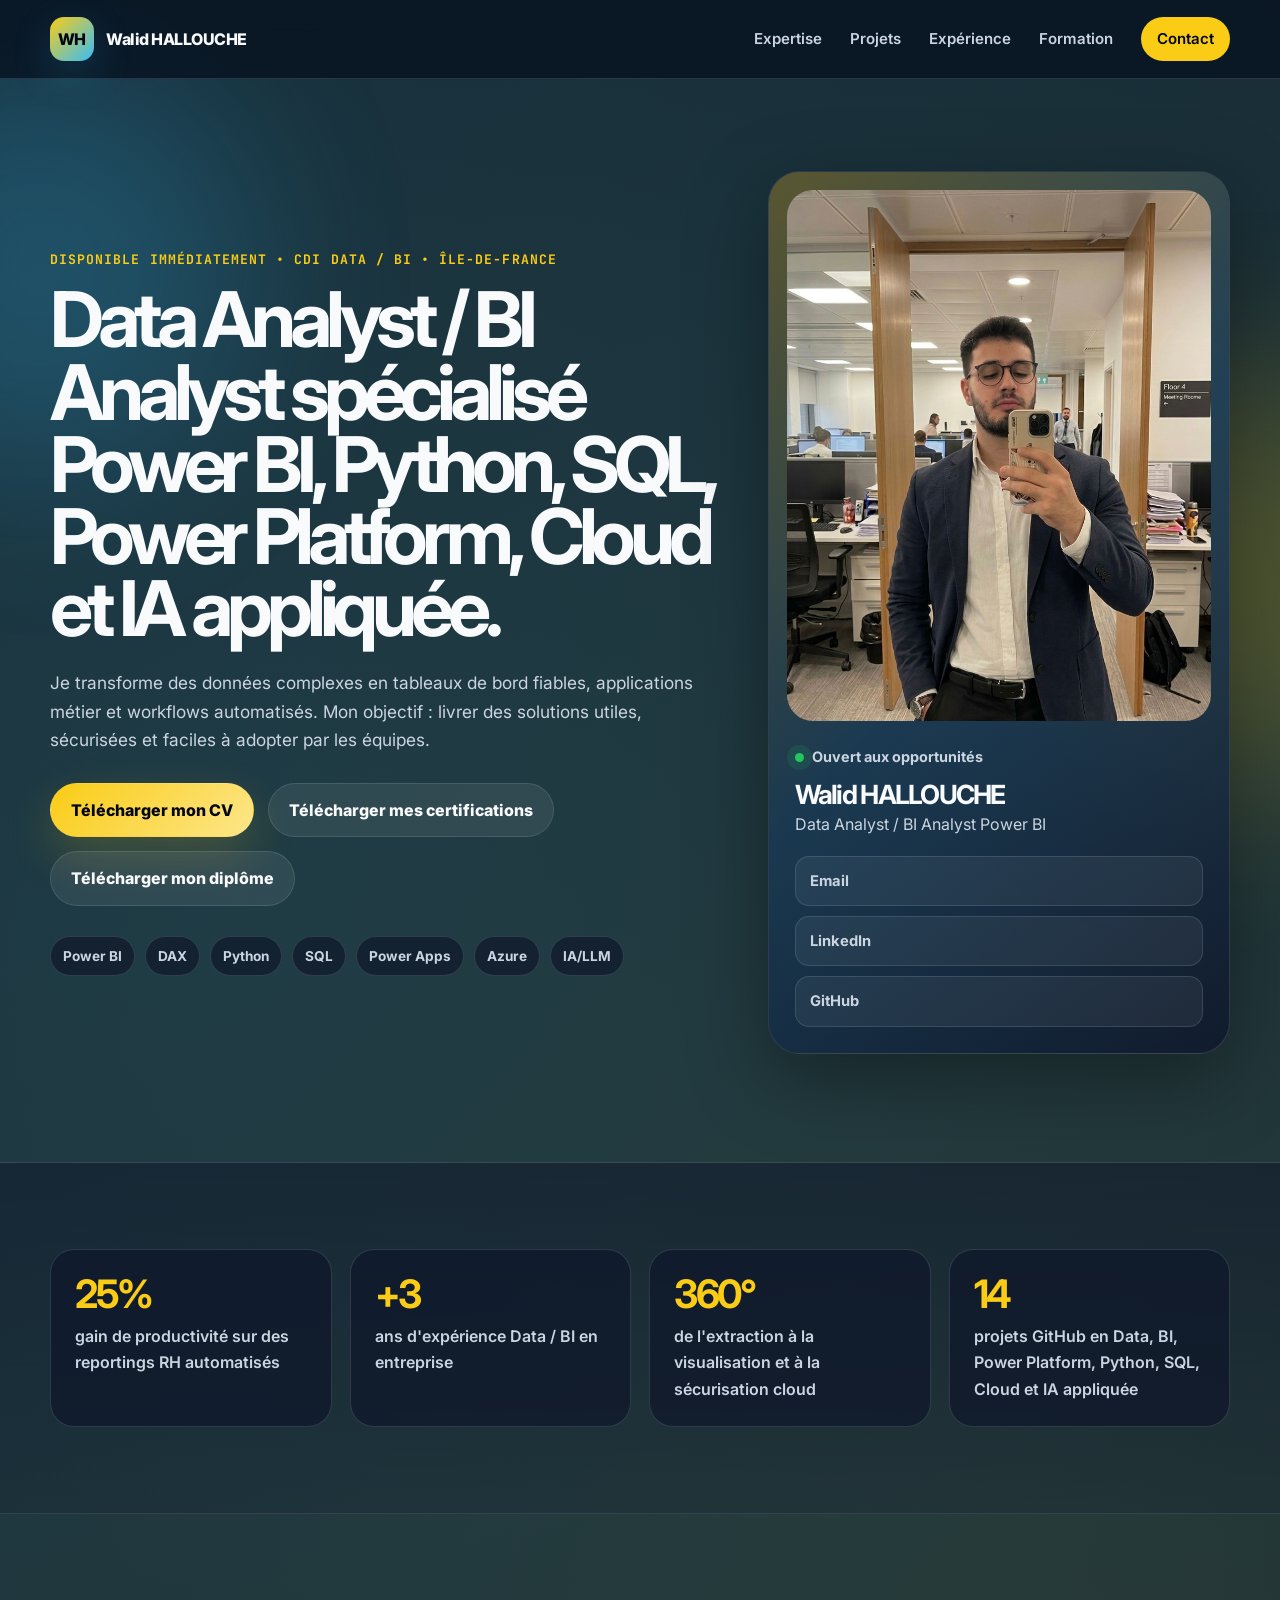
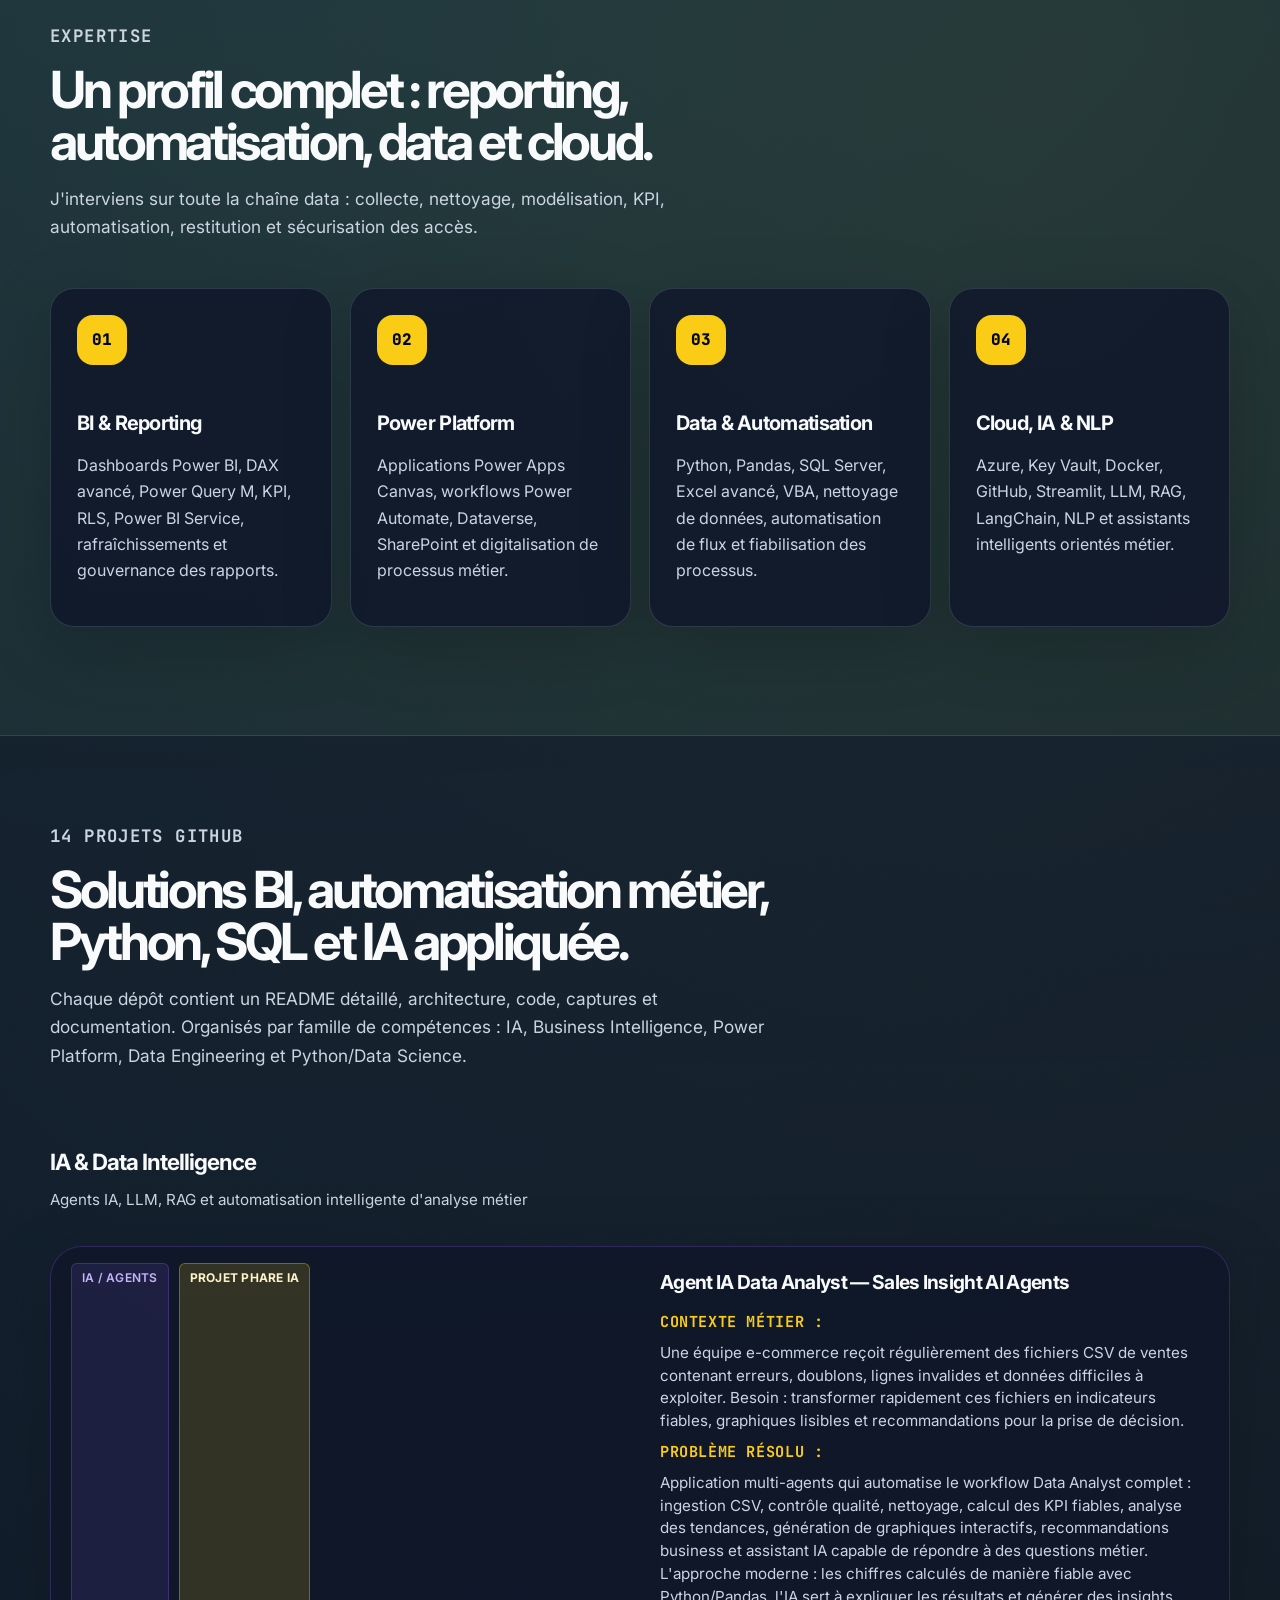
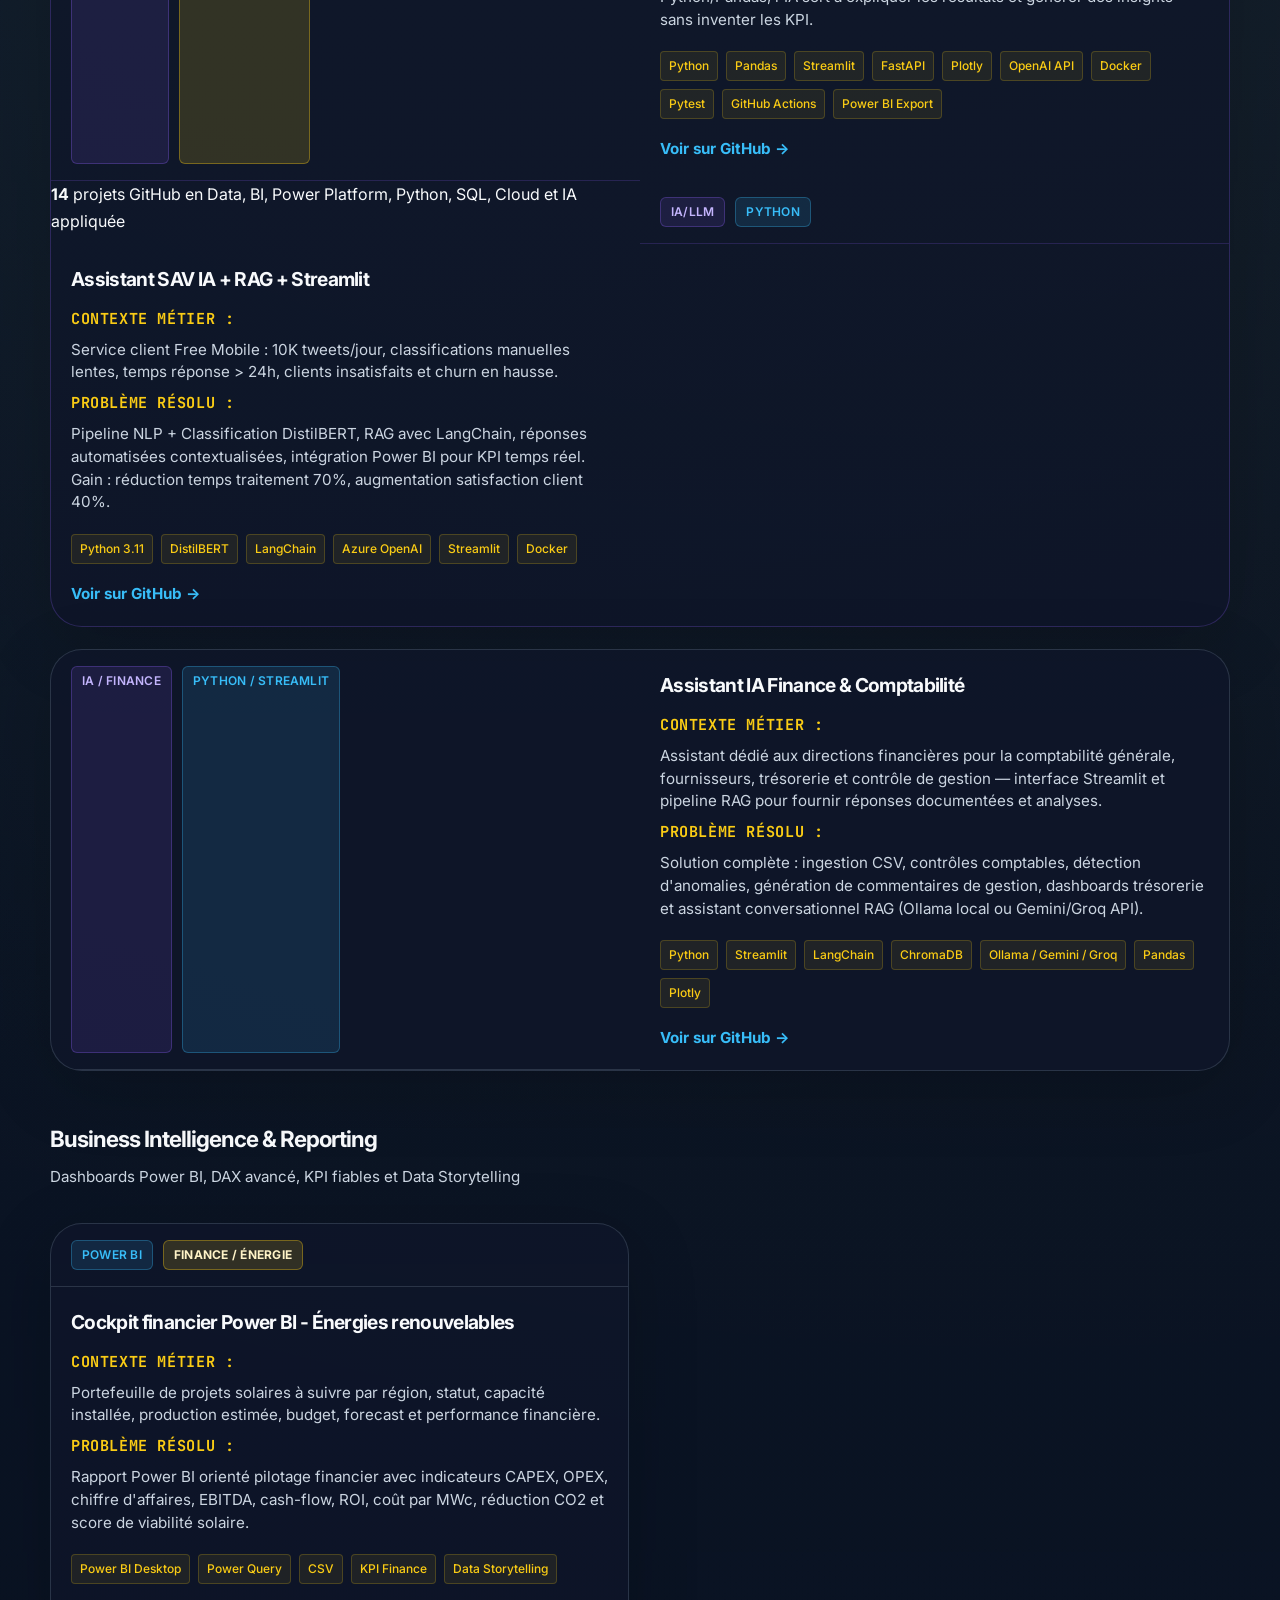
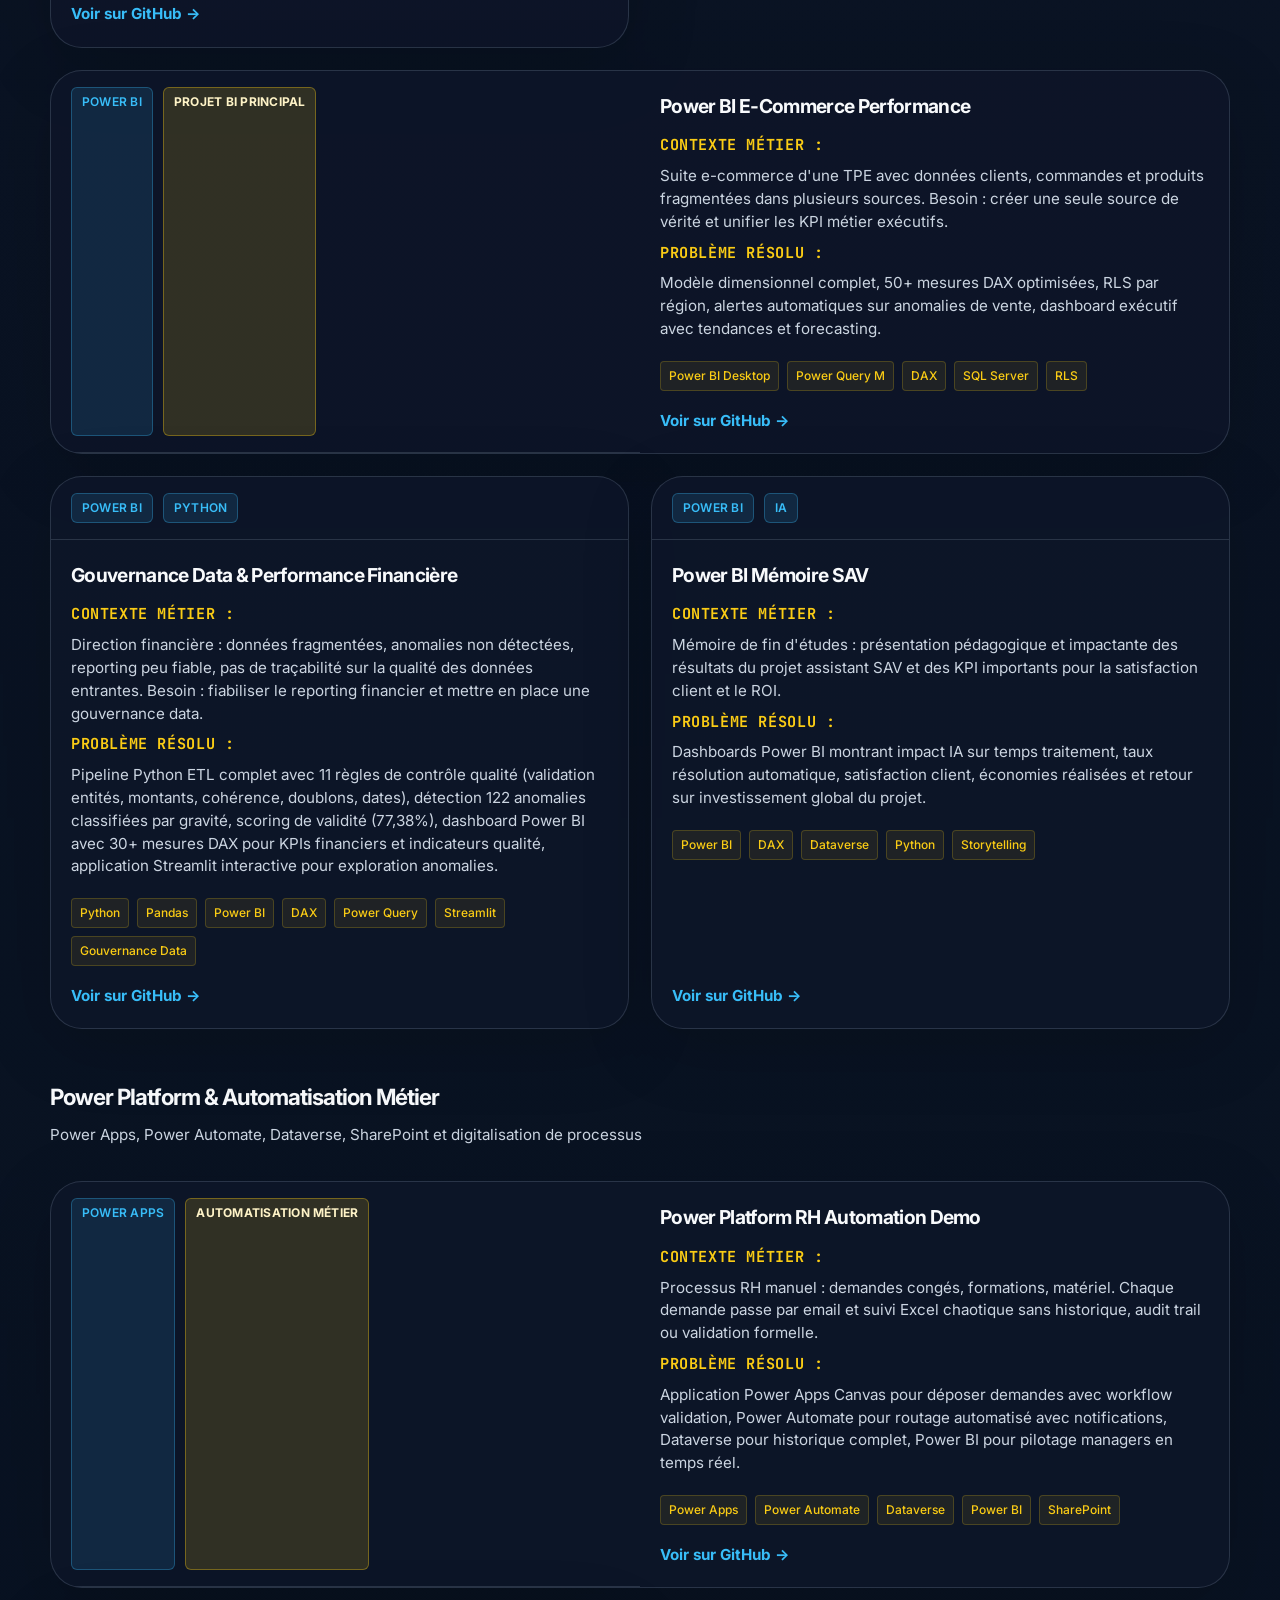
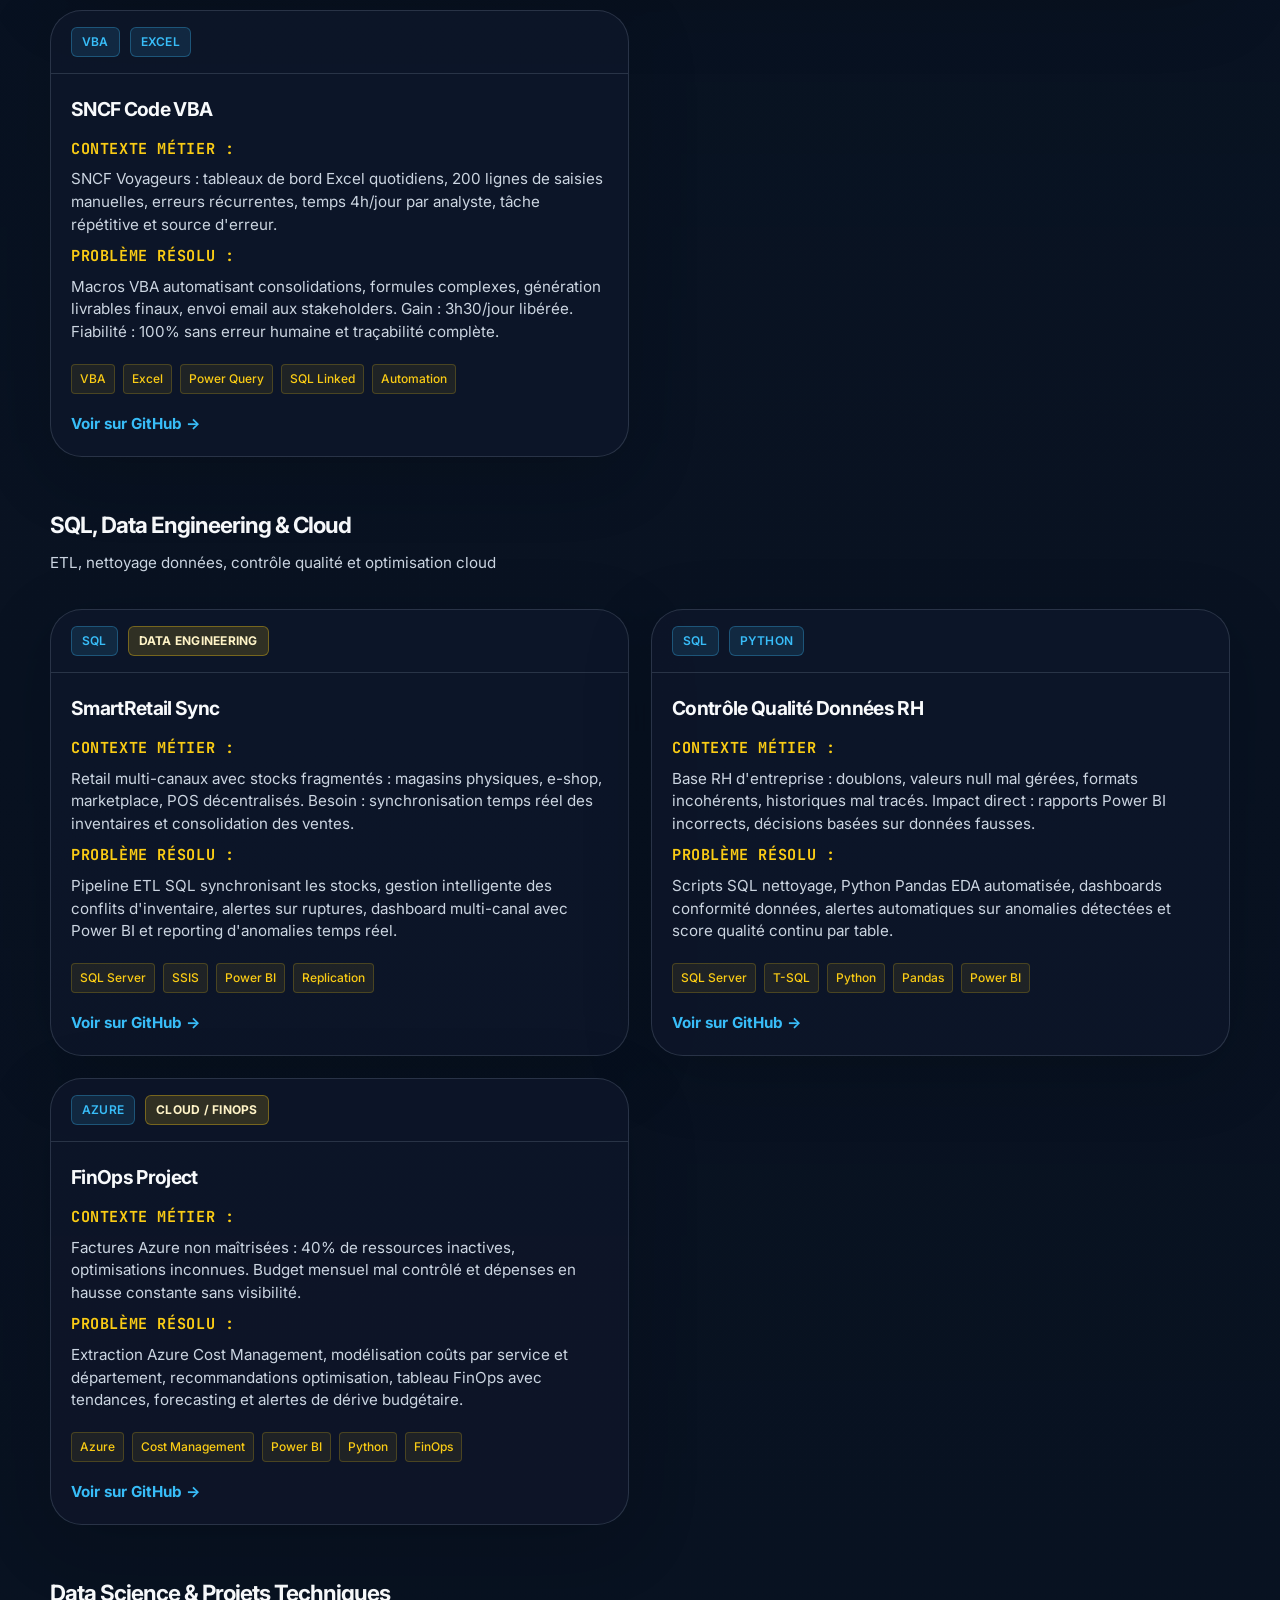
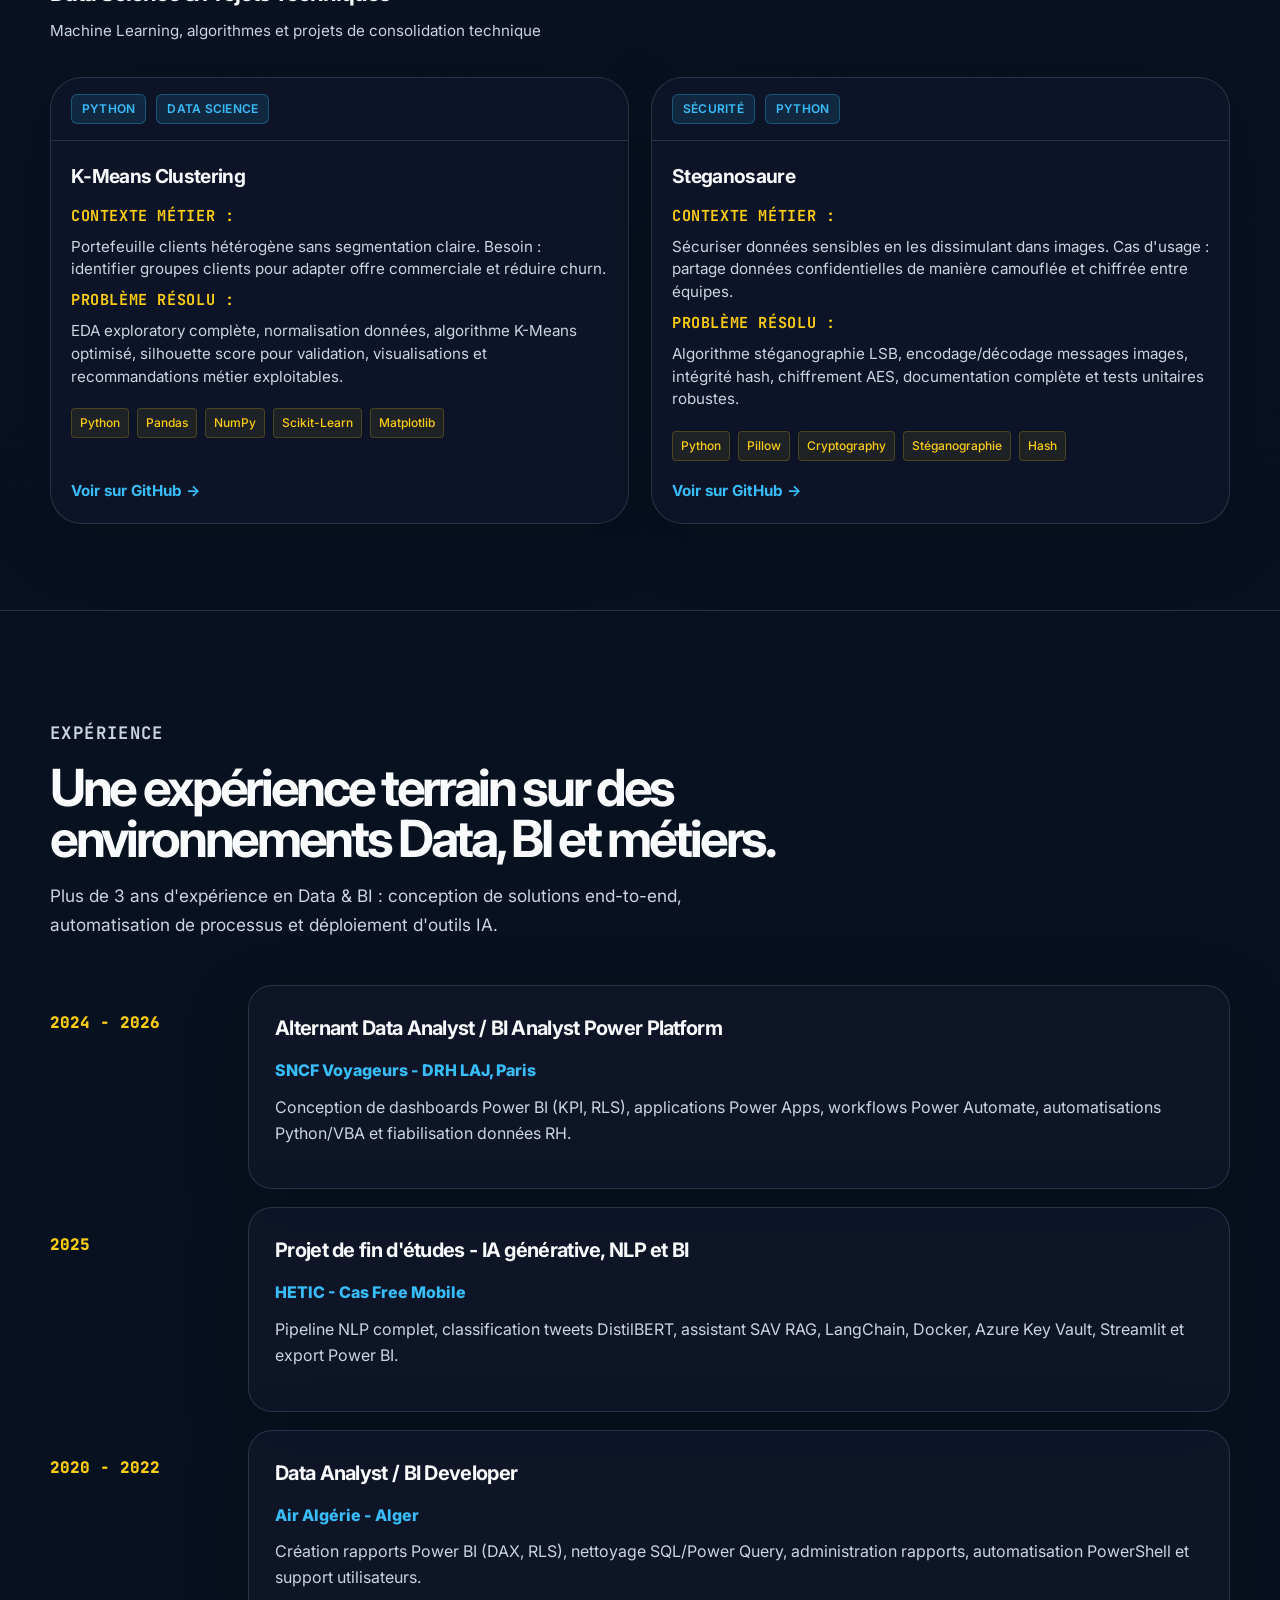
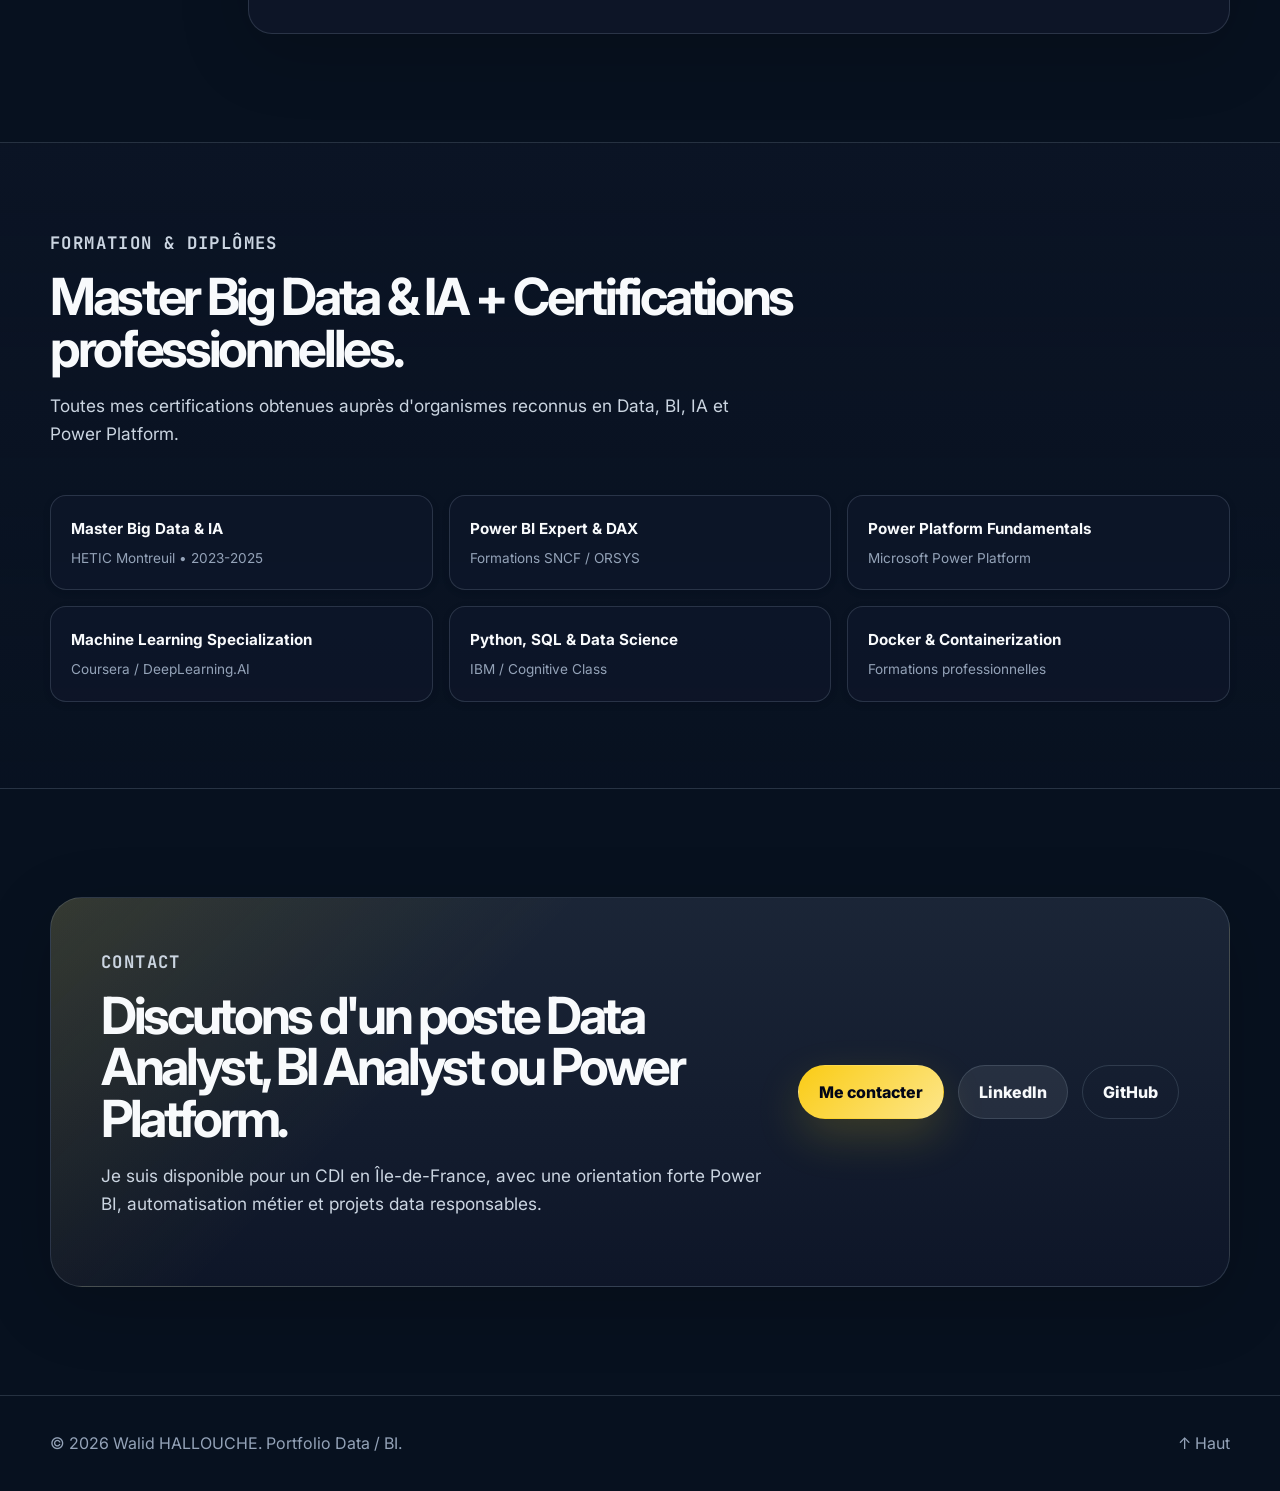
<file: index.html>
<!doctype html>
<html lang="fr">
<head>
  <meta charset="utf-8">
  <meta name="viewport" content="width=device-width, initial-scale=1">
  <meta name="description" content="Portfolio de Walid HALLOUCHE - Data Analyst / BI Analyst Power BI, Power Platform, Python, SQL, Azure. Disponible immédiatement CDI Île-de-France.">
  <meta name="author" content="Walid HALLOUCHE">
  <meta property="og:title" content="Walid HALLOUCHE - Data Analyst / BI Analyst">
  <meta property="og:description" content="Portfolio professionnel : Power BI, DAX, Power Query, Python, SQL, Power Platform, Azure, IA et automatisation. 14 projets GitHub détaillés.">
  <meta property="og:type" content="website">
  <meta property="og:image" content="assets/img/walid-hallouche.jpeg">
  <meta property="og:url" content="https://walidhallouche.github.io/">
  <title>Walid HALLOUCHE | Data Analyst / BI Analyst | Portfolio</title>
  <link rel="preconnect" href="https://fonts.googleapis.com">
  <link rel="preconnect" href="https://fonts.gstatic.com" crossorigin>
  <link href="https://fonts.googleapis.com/css2?family=Inter:wght@400;500;600;700;800;900&family=JetBrains+Mono:wght@500;700&display=swap" rel="stylesheet">
  <link rel="stylesheet" href="assets/css/styles.css">
  <link rel="canonical" href="https://walidhallouche.github.io/">
</head>
<body>
  <div class="page-glow page-glow-one"></div>
  <div class="page-glow page-glow-two"></div>

  <header class="site-header" id="top">
    <nav class="nav container" aria-label="Navigation principale">
      <a class="brand" href="#top" aria-label="Accueil portfolio Walid HALLOUCHE">
        <span class="brand-mark">WH</span>
        <span class="brand-text">Walid HALLOUCHE</span>
      </a>
      <button class="nav-toggle" type="button" aria-label="Ouvrir le menu" aria-expanded="false">
        <span></span><span></span><span></span>
      </button>
      <div class="nav-links" data-nav-links>
        <a href="#expertise">Expertise</a>
        <a href="#projets">Projets</a>
        <a href="#experience">Expérience</a>
        <a href="#formation">Formation</a>
        <a class="nav-cta" href="#contact">Contact</a>
      </div>
    </nav>
  </header>

  <main>
    <!-- ===== SECTION HERO ===== -->
    <section class="hero section">
      <div class="container hero-grid">
        <div class="hero-copy reveal">
          <p class="eyebrow">Disponible immédiatement • CDI Data / BI • Île-de-France</p>
          <h1>Data Analyst / BI Analyst spécialisé Power BI, Python, SQL, Power Platform, Cloud et IA appliquée.</h1>
          <p class="hero-lead">
            Je transforme des données complexes en tableaux de bord fiables, applications métier et workflows automatisés.
            Mon objectif : livrer des solutions utiles, sécurisées et faciles à adopter par les équipes.
          </p>
          <div class="hero-actions">
            <a class="btn btn-primary" href="assets/docs/CV_Walid_HALLOUCHE.pdf" download>Télécharger mon CV</a>
            <a class="btn btn-secondary" href="assets/docs/Certifications_Walid_HALLOUCHE.pdf" download>Télécharger mes certifications</a>
            <a class="btn btn-secondary" href="assets/docs/Diplomes_Walid_HALLOUCHE.pdf" download>Télécharger mon diplôme</a>
          </div>
          <div class="hero-badges" aria-label="Compétences clés">
            <span>Power BI</span>
            <span>DAX</span>
            <span>Python</span>
            <span>SQL</span>
            <span>Power Apps</span>
            <span>Azure</span>
            <span>IA/LLM</span>
          </div>
        </div>

        <aside class="profile-card reveal" aria-label="Profil résumé">
          <div class="profile-image-wrap">
            <img src="assets/img/walid-hallouche.jpeg" alt="Portrait professionnel de Walid HALLOUCHE" class="profile-image" loading="lazy">
          </div>
          <div class="profile-card-content">
            <p class="profile-status"><span></span> Ouvert aux opportunités</p>
            <h2>Walid HALLOUCHE</h2>
            <p>Data Analyst / BI Analyst Power BI</p>
            <div class="profile-meta">
              <a href="mailto:walid.hallouche@gmail.com" title="Envoyer un email">Email</a>
              <a href="https://www.linkedin.com/in/walid-hallouche-423a29128/" target="_blank" rel="noopener noreferrer" title="Profil LinkedIn">LinkedIn</a>
              <a href="https://github.com/WalidHALLOUCHE" target="_blank" rel="noopener noreferrer" title="Profil GitHub">GitHub</a>
            </div>
          </div>
        </aside>
      </div>
    </section>

    <!-- ===== STATS ===== -->
    <section class="stats section-soft" aria-label="Indicateurs de profil">
      <div class="container stats-grid reveal">
        <article>
          <strong>25%</strong>
          <span>gain de productivité sur des reportings RH automatisés</span>
        </article>
        <article>
          <strong>+3</strong>
          <span>ans d'expérience Data / BI en entreprise</span>
        </article>
        <article>
          <strong>360°</strong>
          <span>de l'extraction à la visualisation et à la sécurisation cloud</span>
        </article>
        <article>
          <strong>14</strong>
          <span>projets GitHub en Data, BI, Power Platform, Python, SQL, Cloud et IA appliquée</span>
        </article>
      </div>
    </section>

    <!-- ===== EXPERTISE ===== -->
    <section class="section" id="expertise">
      <div class="container">
        <div class="section-heading reveal">
          <p class="eyebrow">Expertise</p>
          <h2>Un profil complet : reporting, automatisation, data et cloud.</h2>
          <p>J'interviens sur toute la chaîne data : collecte, nettoyage, modélisation, KPI, automatisation, restitution et sécurisation des accès.</p>
        </div>
        <div class="expertise-grid">
          <article class="expertise-card reveal">
            <div class="card-icon">01</div>
            <h3>BI & Reporting</h3>
            <p>Dashboards Power BI, DAX avancé, Power Query M, KPI, RLS, Power BI Service, rafraîchissements et gouvernance des rapports.</p>
          </article>
          <article class="expertise-card reveal">
            <div class="card-icon">02</div>
            <h3>Power Platform</h3>
            <p>Applications Power Apps Canvas, workflows Power Automate, Dataverse, SharePoint et digitalisation de processus métier.</p>
          </article>
          <article class="expertise-card reveal">
            <div class="card-icon">03</div>
            <h3>Data & Automatisation</h3>
            <p>Python, Pandas, SQL Server, Excel avancé, VBA, nettoyage de données, automatisation de flux et fiabilisation des processus.</p>
          </article>
          <article class="expertise-card reveal">
            <div class="card-icon">04</div>
            <h3>Cloud, IA & NLP</h3>
            <p>Azure, Key Vault, Docker, GitHub, Streamlit, LLM, RAG, LangChain, NLP et assistants intelligents orientés métier.</p>
          </article>
        </div>
      </div>
    </section>

    <!-- ===== PROJETS GITHUB ===== -->
    <section class="section section-soft" id="projets">
      <div class="container">
        <div class="section-heading reveal">
          <p class="eyebrow">14 Projets GitHub</p>
          <h2>Solutions BI, automatisation métier, Python, SQL et IA appliquée.</h2>
          <p>Chaque dépôt contient un README détaillé, architecture, code, captures et documentation. Organisés par famille de compétences : IA, Business Intelligence, Power Platform, Data Engineering et Python/Data Science.</p>
        </div>

        <div class="project-grid">
          
          <!-- CATÉGORIE: IA & DATA INTELLIGENCE -->
          <div class="category-header">
            <h3>IA & Data Intelligence</h3>
            <p>Agents IA, LLM, RAG et automatisation intelligente d'analyse métier</p>
          </div>

          <!-- Projet 1: Agent IA Data Analyst (NEW) -->
          <article class="project-card featured reveal project-featured-ia">
            <div class="project-header">
              <div class="project-badge badge-ia">IA / Agents</div>
              <div class="project-badge badge-priority">Projet phare IA</div>
            </div>
            <div class="project-content">
              <h3>Agent IA Data Analyst — Sales Insight AI Agents</h3>
              <p class="project-label">Contexte métier :</p>
              <p>Une équipe e-commerce reçoit régulièrement des fichiers CSV de ventes contenant erreurs, doublons, lignes invalides et données difficiles à exploiter. Besoin : transformer rapidement ces fichiers en indicateurs fiables, graphiques lisibles et recommandations pour la prise de décision.</p>
              <p class="project-label">Problème résolu :</p>
              <p>Application multi-agents qui automatise le workflow Data Analyst complet : ingestion CSV, contrôle qualité, nettoyage, calcul des KPI fiables, analyse des tendances, génération de graphiques interactifs, recommandations business et assistant IA capable de répondre à des questions métier. L'approche moderne : les chiffres calculés de manière fiable avec Python/Pandas, l'IA sert à expliquer les résultats et générer des insights sans inventer les KPI.</p>
              <div class="project-stack">
                <span>Python</span>
                <span>Pandas</span>
                <span>Streamlit</span>
                <span>FastAPI</span>
                <span>Plotly</span>
                <span>OpenAI API</span>
                <span>Docker</span>
                <span>Pytest</span>
                <span>GitHub Actions</span>
                <span>Power BI Export</span>
              </div>
              <div class="project-actions">
                <a class="project-link" href="https://github.com/WalidHALLOUCHE/Agent-IA-Data-Analyst" target="_blank" rel="noopener noreferrer">Voir sur GitHub →</a>
              </div>
            </div>
          <article>
            <strong>14</strong>
            <span>projets GitHub en Data, BI, Power Platform, Python, SQL, Cloud et IA appliquée</span>
          </article>
            <div class="project-header">
              <div class="project-badge badge-ia">IA/LLM</div>
              <div class="project-badge">Python</div>
            </div>
            <div class="project-content">
              <h3>Assistant SAV IA + RAG + Streamlit</h3>
              <p class="project-label">Contexte métier :</p>
              <p>Service client Free Mobile : 10K tweets/jour, classifications manuelles lentes, temps réponse > 24h, clients insatisfaits et churn en hausse.</p>
              <p class="project-label">Problème résolu :</p>
              <p>Pipeline NLP + Classification DistilBERT, RAG avec LangChain, réponses automatisées contextualisées, intégration Power BI pour KPI temps réel. Gain : réduction temps traitement 70%, augmentation satisfaction client 40%.</p>
              <div class="project-stack">
                <span>Python 3.11</span>
                <span>DistilBERT</span>
                <span>LangChain</span>
                <span>Azure OpenAI</span>
                <span>Streamlit</span>
                <span>Docker</span>
              </div>
              <div class="project-actions">
                <a class="project-link" href="https://github.com/WalidHALLOUCHE/assistant-sav-ia-rag-streamlit" target="_blank" rel="noopener noreferrer">Voir sur GitHub →</a>
              </div>
            </div>
          </article>
          </article>

          <!-- Projet: Assistant IA Finance & Comptabilité -->
          <article class="project-card featured reveal">
            <div class="project-header">
              <div class="project-badge badge-ia">IA / Finance</div>
              <div class="project-badge">Python / Streamlit</div>
            </div>
            <div class="project-content">
              <h3>Assistant IA Finance & Comptabilité</h3>
              <p class="project-label">Contexte métier :</p>
              <p>Assistant dédié aux directions financières pour la comptabilité générale, fournisseurs, trésorerie et contrôle de gestion — interface Streamlit et pipeline RAG pour fournir réponses documentées et analyses.</p>
              <p class="project-label">Problème résolu :</p>
              <p>Solution complète : ingestion CSV, contrôles comptables, détection d'anomalies, génération de commentaires de gestion, dashboards trésorerie et assistant conversationnel RAG (Ollama local ou Gemini/Groq API).</p>
              <div class="project-stack">
                <span>Python</span>
                <span>Streamlit</span>
                <span>LangChain</span>
                <span>ChromaDB</span>
                <span>Ollama / Gemini / Groq</span>
                <span>Pandas</span>
                <span>Plotly</span>
              </div>
              <div class="project-actions">
                <a class="project-link" href="https://github.com/WalidHALLOUCHE/assistant-ia-finance-comptabilite" target="_blank" rel="noopener noreferrer">Voir sur GitHub →</a>
              </div>
            </div>
          </article>

          <!-- CATÉGORIE: BUSINESS INTELLIGENCE & REPORTING -->
          <div class="category-header">
            <h3>Business Intelligence & Reporting</h3>
            <p>Dashboards Power BI, DAX avancé, KPI fiables et Data Storytelling</p>
          </div>

          <!-- Projet 3: Cockpit financier Power BI - Énergies renouvelables -->
          <article class="project-card reveal">
            <div class="project-header">
              <div class="project-badge">Power BI</div>
              <div class="project-badge badge-priority">Finance / Énergie</div>
            </div>
            <div class="project-content">
              <h3>Cockpit financier Power BI - Énergies renouvelables</h3>
              <p class="project-label">Contexte métier :</p>
              <p>Portefeuille de projets solaires à suivre par région, statut, capacité installée, production estimée, budget, forecast et performance financière.</p>
              <p class="project-label">Problème résolu :</p>
              <p>Rapport Power BI orienté pilotage financier avec indicateurs CAPEX, OPEX, chiffre d'affaires, EBITDA, cash-flow, ROI, coût par MWc, réduction CO2 et score de viabilité solaire.</p>
              <div class="project-stack">
                <span>Power BI Desktop</span>
                <span>Power Query</span>
                <span>CSV</span>
                <span>KPI Finance</span>
                <span>Data Storytelling</span>
              </div>
              <div class="project-actions">
                <a class="project-link" href="https://github.com/WalidHALLOUCHE/energies-renouvelables-cockpit-financier-power-bi" target="_blank" rel="noopener noreferrer">Voir sur GitHub →</a>
              </div>
            </div>
          </article>

          <!-- Projet 4: Power BI E-Commerce Performance -->
          <article class="project-card featured reveal">
            <div class="project-header">
              <div class="project-badge">Power BI</div>
              <div class="project-badge badge-priority">Projet BI principal</div>
            </div>
            <div class="project-content">
              <h3>Power BI E-Commerce Performance</h3>
              <p class="project-label">Contexte métier :</p>
              <p>Suite e-commerce d'une TPE avec données clients, commandes et produits fragmentées dans plusieurs sources. Besoin : créer une seule source de vérité et unifier les KPI métier exécutifs.</p>
              <p class="project-label">Problème résolu :</p>
              <p>Modèle dimensionnel complet, 50+ mesures DAX optimisées, RLS par région, alertes automatiques sur anomalies de vente, dashboard exécutif avec tendances et forecasting.</p>
              <div class="project-stack">
                <span>Power BI Desktop</span>
                <span>Power Query M</span>
                <span>DAX</span>
                <span>SQL Server</span>
                <span>RLS</span>
              </div>
              <div class="project-actions">
                <a class="project-link" href="https://github.com/WalidHALLOUCHE/power-bi-ecommerce-performance" target="_blank" rel="noopener noreferrer">Voir sur GitHub →</a>
              </div>
            </div>
          </article>

          <!-- Projet 5: Gouvernance Data & Performance Financière -->
          <article class="project-card reveal">
            <div class="project-header">
              <div class="project-badge">Power BI</div>
              <div class="project-badge">Python</div>
            </div>
            <div class="project-content">
              <h3>Gouvernance Data & Performance Financière</h3>
              <p class="project-label">Contexte métier :</p>
              <p>Direction financière : données fragmentées, anomalies non détectées, reporting peu fiable, pas de traçabilité sur la qualité des données entrantes. Besoin : fiabiliser le reporting financier et mettre en place une gouvernance data.</p>
              <p class="project-label">Problème résolu :</p>
              <p>Pipeline Python ETL complet avec 11 règles de contrôle qualité (validation entités, montants, cohérence, doublons, dates), détection 122 anomalies classifiées par gravité, scoring de validité (77,38%), dashboard Power BI avec 30+ mesures DAX pour KPIs financiers et indicateurs qualité, application Streamlit interactive pour exploration anomalies.</p>
              <div class="project-stack">
                <span>Python</span>
                <span>Pandas</span>
                <span>Power BI</span>
                <span>DAX</span>
                <span>Power Query</span>
                <span>Streamlit</span>
                <span>Gouvernance Data</span>
              </div>
              <div class="project-actions">
                <a class="project-link" href="https://github.com/WalidHALLOUCHE/data-governance-starter-kit" target="_blank" rel="noopener noreferrer">Voir sur GitHub →</a>
              </div>
            </div>
          </article>

          <!-- Projet 5: Power BI Mémoire SAV -->
          <article class="project-card reveal">
            <div class="project-header">
              <div class="project-badge">Power BI</div>
              <div class="project-badge">IA</div>
            </div>
            <div class="project-content">
              <h3>Power BI Mémoire SAV</h3>
              <p class="project-label">Contexte métier :</p>
              <p>Mémoire de fin d'études : présentation pédagogique et impactante des résultats du projet assistant SAV et des KPI importants pour la satisfaction client et le ROI.</p>
              <p class="project-label">Problème résolu :</p>
              <p>Dashboards Power BI montrant impact IA sur temps traitement, taux résolution automatique, satisfaction client, économies réalisées et retour sur investissement global du projet.</p>
              <div class="project-stack">
                <span>Power BI</span>
                <span>DAX</span>
                <span>Dataverse</span>
                <span>Python</span>
                <span>Storytelling</span>
              </div>
              <div class="project-actions">
                <a class="project-link" href="https://github.com/WalidHALLOUCHE/power-bi-memoire-sav" target="_blank" rel="noopener noreferrer">Voir sur GitHub →</a>
              </div>
            </div>
          </article>

          <!-- CATÉGORIE: POWER PLATFORM & AUTOMATISATION MÉTIER -->
          <div class="category-header">
            <h3>Power Platform & Automatisation Métier</h3>
            <p>Power Apps, Power Automate, Dataverse, SharePoint et digitalisation de processus</p>
          </div>

          <!-- Projet 5: Power Platform RH Automation Demo -->
          <article class="project-card featured reveal">
            <div class="project-header">
              <div class="project-badge">Power Apps</div>
              <div class="project-badge badge-priority">Automatisation métier</div>
            </div>
            <div class="project-content">
              <h3>Power Platform RH Automation Demo</h3>
              <p class="project-label">Contexte métier :</p>
              <p>Processus RH manuel : demandes congés, formations, matériel. Chaque demande passe par email et suivi Excel chaotique sans historique, audit trail ou validation formelle.</p>
              <p class="project-label">Problème résolu :</p>
              <p>Application Power Apps Canvas pour déposer demandes avec workflow validation, Power Automate pour routage automatisé avec notifications, Dataverse pour historique complet, Power BI pour pilotage managers en temps réel.</p>
              <div class="project-stack">
                <span>Power Apps</span>
                <span>Power Automate</span>
                <span>Dataverse</span>
                <span>Power BI</span>
                <span>SharePoint</span>
              </div>
              <div class="project-actions">
                <a class="project-link" href="https://github.com/WalidHALLOUCHE/power-platform-rh-automation-demo" target="_blank" rel="noopener noreferrer">Voir sur GitHub →</a>
              </div>
            </div>
          </article>

          <!-- Projet 6: SNCF Code VBA -->
          <article class="project-card reveal">
            <div class="project-header">
              <div class="project-badge">VBA</div>
              <div class="project-badge">Excel</div>
            </div>
            <div class="project-content">
              <h3>SNCF Code VBA</h3>
              <p class="project-label">Contexte métier :</p>
              <p>SNCF Voyageurs : tableaux de bord Excel quotidiens, 200 lignes de saisies manuelles, erreurs récurrentes, temps 4h/jour par analyste, tâche répétitive et source d'erreur.</p>
              <p class="project-label">Problème résolu :</p>
              <p>Macros VBA automatisant consolidations, formules complexes, génération livrables finaux, envoi email aux stakeholders. Gain : 3h30/jour libérée. Fiabilité : 100% sans erreur humaine et traçabilité complète.</p>
              <div class="project-stack">
                <span>VBA</span>
                <span>Excel</span>
                <span>Power Query</span>
                <span>SQL Linked</span>
                <span>Automation</span>
              </div>
              <div class="project-actions">
                <a class="project-link" href="https://github.com/WalidHALLOUCHE/sncf-code-vba" target="_blank" rel="noopener noreferrer">Voir sur GitHub →</a>
              </div>
            </div>
          </article>

          <!-- CATÉGORIE: SQL, DATA ENGINEERING & CLOUD -->
          <div class="category-header">
            <h3>SQL, Data Engineering & Cloud</h3>
            <p>ETL, nettoyage données, contrôle qualité et optimisation cloud</p>
          </div>

          <!-- Projet 7: SmartRetail Sync -->
          <article class="project-card reveal">
            <div class="project-header">
              <div class="project-badge">SQL</div>
              <div class="project-badge badge-priority">Data Engineering</div>
            </div>
            <div class="project-content">
              <h3>SmartRetail Sync</h3>
              <p class="project-label">Contexte métier :</p>
              <p>Retail multi-canaux avec stocks fragmentés : magasins physiques, e-shop, marketplace, POS décentralisés. Besoin : synchronisation temps réel des inventaires et consolidation des ventes.</p>
              <p class="project-label">Problème résolu :</p>
              <p>Pipeline ETL SQL synchronisant les stocks, gestion intelligente des conflits d'inventaire, alertes sur ruptures, dashboard multi-canal avec Power BI et reporting d'anomalies temps réel.</p>
              <div class="project-stack">
                <span>SQL Server</span>
                <span>SSIS</span>
                <span>Power BI</span>
                <span>Replication</span>
              </div>
              <div class="project-actions">
                <a class="project-link" href="https://github.com/WalidHALLOUCHE/SmartRetail-Sync" target="_blank" rel="noopener noreferrer">Voir sur GitHub →</a>
              </div>
            </div>
          </article>

          <!-- Projet 8: Contrôle Qualité Données RH -->
          <article class="project-card reveal">
            <div class="project-header">
              <div class="project-badge">SQL</div>
              <div class="project-badge">Python</div>
            </div>
            <div class="project-content">
              <h3>Contrôle Qualité Données RH</h3>
              <p class="project-label">Contexte métier :</p>
              <p>Base RH d'entreprise : doublons, valeurs null mal gérées, formats incohérents, historiques mal tracés. Impact direct : rapports Power BI incorrects, décisions basées sur données fausses.</p>
              <p class="project-label">Problème résolu :</p>
              <p>Scripts SQL nettoyage, Python Pandas EDA automatisée, dashboards conformité données, alertes automatiques sur anomalies détectées et score qualité continu par table.</p>
              <div class="project-stack">
                <span>SQL Server</span>
                <span>T-SQL</span>
                <span>Python</span>
                <span>Pandas</span>
                <span>Power BI</span>
              </div>
              <div class="project-actions">
                <a class="project-link" href="https://github.com/WalidHALLOUCHE/controle-qualite-donnees-rh-sql-python" target="_blank" rel="noopener noreferrer">Voir sur GitHub →</a>
              </div>
            </div>
          </article>

          <!-- Projet 9: FinOps Project -->
          <article class="project-card reveal">
            <div class="project-header">
              <div class="project-badge">Azure</div>
              <div class="project-badge badge-priority">Cloud / FinOps</div>
            </div>
            <div class="project-content">
              <h3>FinOps Project</h3>
              <p class="project-label">Contexte métier :</p>
              <p>Factures Azure non maîtrisées : 40% de ressources inactives, optimisations inconnues. Budget mensuel mal contrôlé et dépenses en hausse constante sans visibilité.</p>
              <p class="project-label">Problème résolu :</p>
              <p>Extraction Azure Cost Management, modélisation coûts par service et département, recommandations optimisation, tableau FinOps avec tendances, forecasting et alertes de dérive budgétaire.</p>
              <div class="project-stack">
                <span>Azure</span>
                <span>Cost Management</span>
                <span>Power BI</span>
                <span>Python</span>
                <span>FinOps</span>
              </div>
              <div class="project-actions">
                <a class="project-link" href="https://github.com/WalidHALLOUCHE/FinOps_project" target="_blank" rel="noopener noreferrer">Voir sur GitHub →</a>
              </div>
            </div>
          </article>

          <!-- CATÉGORIE: DATA SCIENCE & PROJETS TECHNIQUES -->
          <div class="category-header">
            <h3>Data Science & Projets Techniques</h3>
            <p>Machine Learning, algorithmes et projets de consolidation technique</p>
          </div>

          <!-- Projet 10: K-Means Clustering -->
          <article class="project-card reveal">
            <div class="project-header">
              <div class="project-badge">Python</div>
              <div class="project-badge">Data Science</div>
            </div>
            <div class="project-content">
              <h3>K-Means Clustering</h3>
              <p class="project-label">Contexte métier :</p>
              <p>Portefeuille clients hétérogène sans segmentation claire. Besoin : identifier groupes clients pour adapter offre commerciale et réduire churn.</p>
              <p class="project-label">Problème résolu :</p>
              <p>EDA exploratory complète, normalisation données, algorithme K-Means optimisé, silhouette score pour validation, visualisations et recommandations métier exploitables.</p>
              <div class="project-stack">
                <span>Python</span>
                <span>Pandas</span>
                <span>NumPy</span>
                <span>Scikit-Learn</span>
                <span>Matplotlib</span>
              </div>
              <div class="project-actions">
                <a class="project-link" href="https://github.com/WalidHALLOUCHE/k_means01" target="_blank" rel="noopener noreferrer">Voir sur GitHub →</a>
              </div>
            </div>
          </article>

          <!-- Projet 11: Steganosaure -->
          <article class="project-card reveal">
            <div class="project-header">
              <div class="project-badge">Sécurité</div>
              <div class="project-badge">Python</div>
            </div>
            <div class="project-content">
              <h3>Steganosaure</h3>
              <p class="project-label">Contexte métier :</p>
              <p>Sécuriser données sensibles en les dissimulant dans images. Cas d'usage : partage données confidentielles de manière camouflée et chiffrée entre équipes.</p>
              <p class="project-label">Problème résolu :</p>
              <p>Algorithme stéganographie LSB, encodage/décodage messages images, intégrité hash, chiffrement AES, documentation complète et tests unitaires robustes.</p>
              <div class="project-stack">
                <span>Python</span>
                <span>Pillow</span>
                <span>Cryptography</span>
                <span>Stéganographie</span>
                <span>Hash</span>
              </div>
              <div class="project-actions">
                <a class="project-link" href="https://github.com/WalidHALLOUCHE/Steganosaure" target="_blank" rel="noopener noreferrer">Voir sur GitHub →</a>
              </div>
            </div>
          </article>

        </div>
      </div>
    </section>

    <!-- ===== EXPERIENCE ===== -->
    <section class="section" id="experience">
      <div class="container">
        <div class="section-heading reveal">
          <p class="eyebrow">Expérience</p>
          <h2>Une expérience terrain sur des environnements Data, BI et métiers.</h2>
          <p>Plus de 3 ans d'expérience en Data & BI : conception de solutions end-to-end, automatisation de processus et déploiement d'outils IA.</p>
        </div>
        <div class="timeline">
          <article class="timeline-item reveal">
            <div class="timeline-date">2024 - 2026</div>
            <div class="timeline-content">
              <h3>Alternant Data Analyst / BI Analyst Power Platform</h3>
              <p class="company">SNCF Voyageurs - DRH LAJ, Paris</p>
              <p>Conception de dashboards Power BI (KPI, RLS), applications Power Apps, workflows Power Automate, automatisations Python/VBA et fiabilisation données RH.</p>
            </div>
          </article>
          <article class="timeline-item reveal">
            <div class="timeline-date">2025</div>
            <div class="timeline-content">
              <h3>Projet de fin d'études - IA générative, NLP et BI</h3>
              <p class="company">HETIC - Cas Free Mobile</p>
              <p>Pipeline NLP complet, classification tweets DistilBERT, assistant SAV RAG, LangChain, Docker, Azure Key Vault, Streamlit et export Power BI.</p>
            </div>
          </article>
          <article class="timeline-item reveal">
            <div class="timeline-date">2020 - 2022</div>
            <div class="timeline-content">
              <h3>Data Analyst / BI Developer</h3>
              <p class="company">Air Algérie - Alger</p>
              <p>Création rapports Power BI (DAX, RLS), nettoyage SQL/Power Query, administration rapports, automatisation PowerShell et support utilisateurs.</p>
            </div>
          </article>
        </div>
      </div>
    </section>

    <!-- ===== FORMATION & CERTIFICATIONS ===== -->
    <section class="section section-soft" id="formation">
      <div class="container">
        <div class="section-heading reveal">
          <p class="eyebrow">Formation & Diplômes</p>
          <h2>Master Big Data & IA + Certifications professionnelles.</h2>
          <p>Toutes mes certifications obtenues auprès d'organismes reconnus en Data, BI, IA et Power Platform.</p>
        </div>
        <div class="cert-grid reveal">
          <article class="cert-item">
            <strong>Master Big Data & IA</strong>
            <span>HETIC Montreuil • 2023-2025</span>
          </article>
          <article class="cert-item">
            <strong>Power BI Expert & DAX</strong>
            <span>Formations SNCF / ORSYS</span>
          </article>
          <article class="cert-item">
            <strong>Power Platform Fundamentals</strong>
            <span>Microsoft Power Platform</span>
          </article>
          <article class="cert-item">
            <strong>Machine Learning Specialization</strong>
            <span>Coursera / DeepLearning.AI</span>
          </article>
          <article class="cert-item">
            <strong>Python, SQL & Data Science</strong>
            <span>IBM / Cognitive Class</span>
          </article>
          <article class="cert-item">
            <strong>Docker & Containerization</strong>
            <span>Formations professionnelles</span>
          </article>
        </div>
      </div>
    </section>

    <!-- ===== CONTACT ===== -->
    <section class="section contact" id="contact">
      <div class="container contact-card reveal">
        <div>
          <p class="eyebrow">Contact</p>
          <h2>Discutons d'un poste Data Analyst, BI Analyst ou Power Platform.</h2>
          <p>Je suis disponible pour un CDI en Île-de-France, avec une orientation forte Power BI, automatisation métier et projets data responsables.</p>
        </div>
        <div class="contact-actions">
          <a class="btn btn-primary" href="mailto:walid.hallouche@gmail.com" title="Envoyer un email">Me contacter</a>
          <a class="btn btn-secondary" href="https://www.linkedin.com/in/walid-hallouche-423a29128/" target="_blank" rel="noopener noreferrer" title="Profil LinkedIn">LinkedIn</a>
          <a class="btn btn-ghost" href="https://github.com/WalidHALLOUCHE" target="_blank" rel="noopener noreferrer" title="Profil GitHub">GitHub</a>
        </div>
      </div>
    </section>
  </main>

  <footer class="site-footer">
    <div class="container footer-grid">
      <p>© <span data-year></span> Walid HALLOUCHE. Portfolio Data / BI.</p>
      <a href="#top" aria-label="Retourner en haut de la page">↑ Haut</a>
    </div>
  </footer>

  <script src="assets/js/main.js" defer></script>
</body>
</html>
</file>
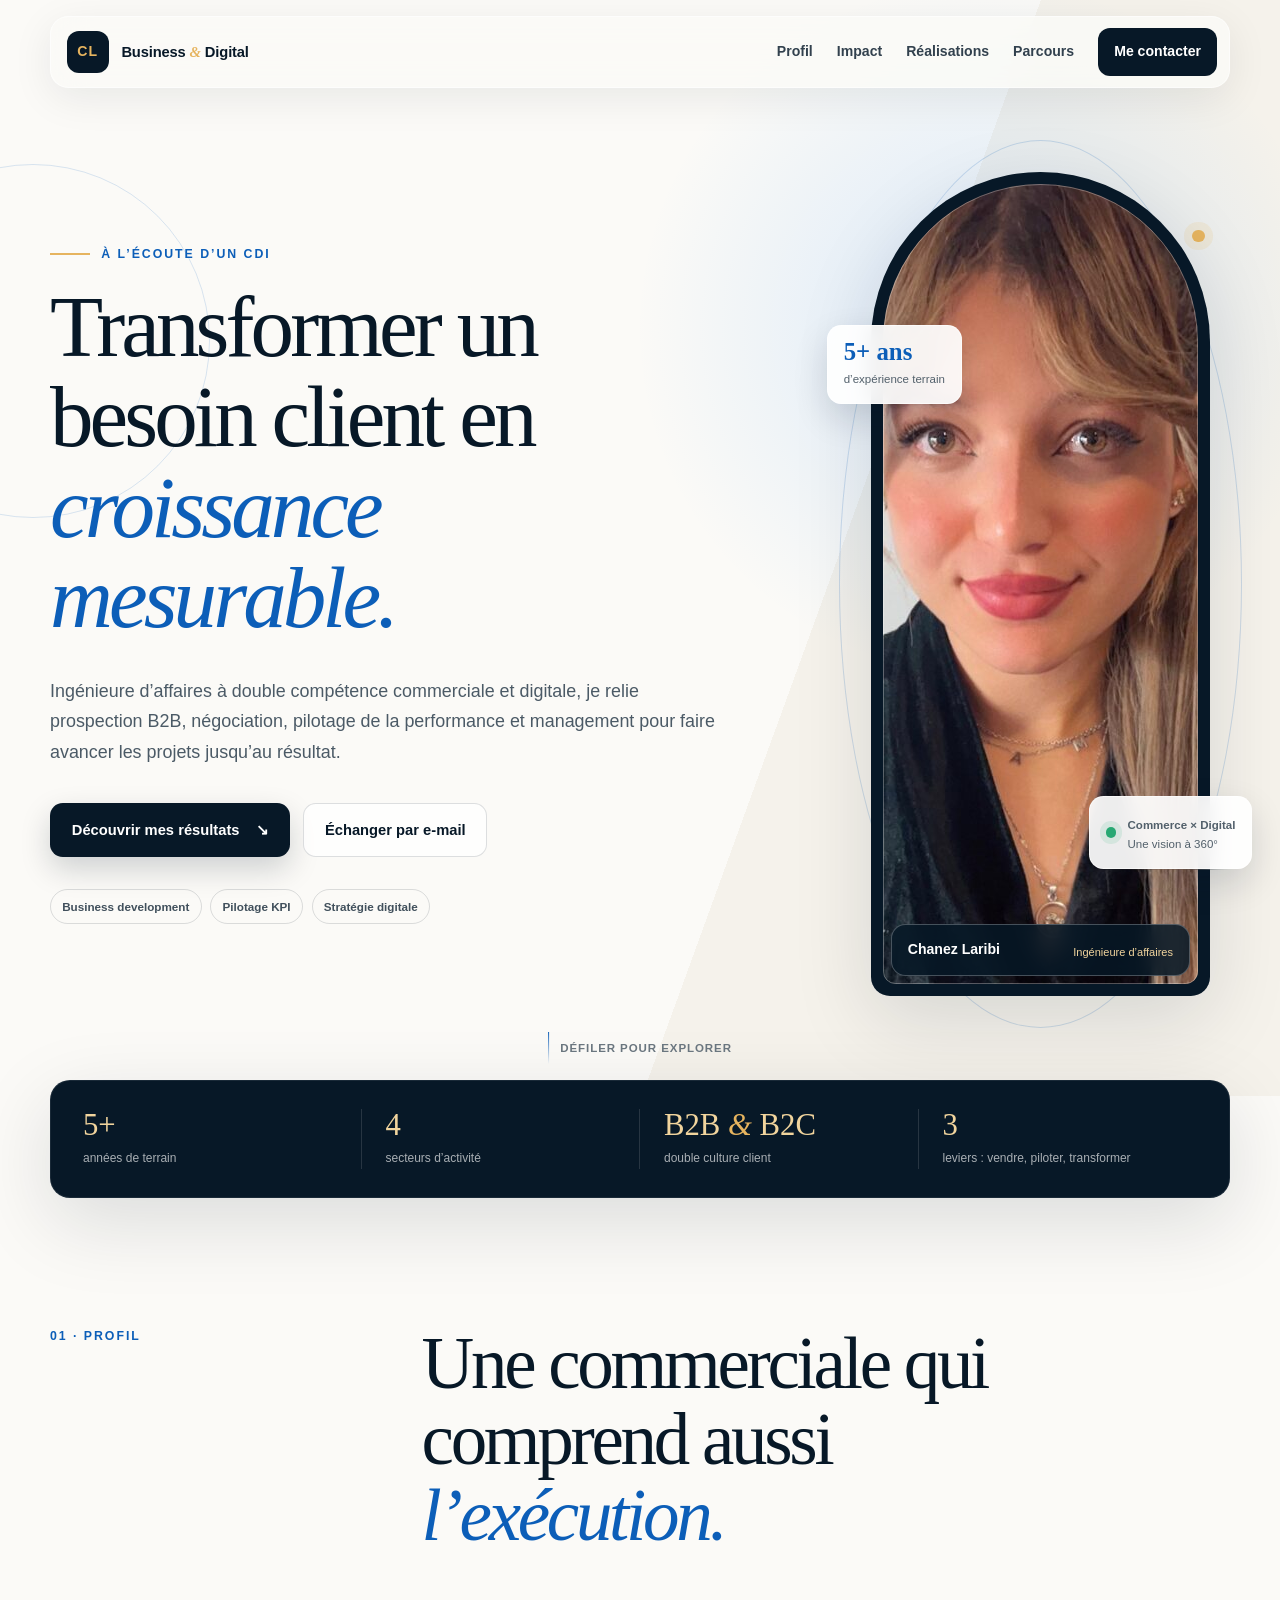
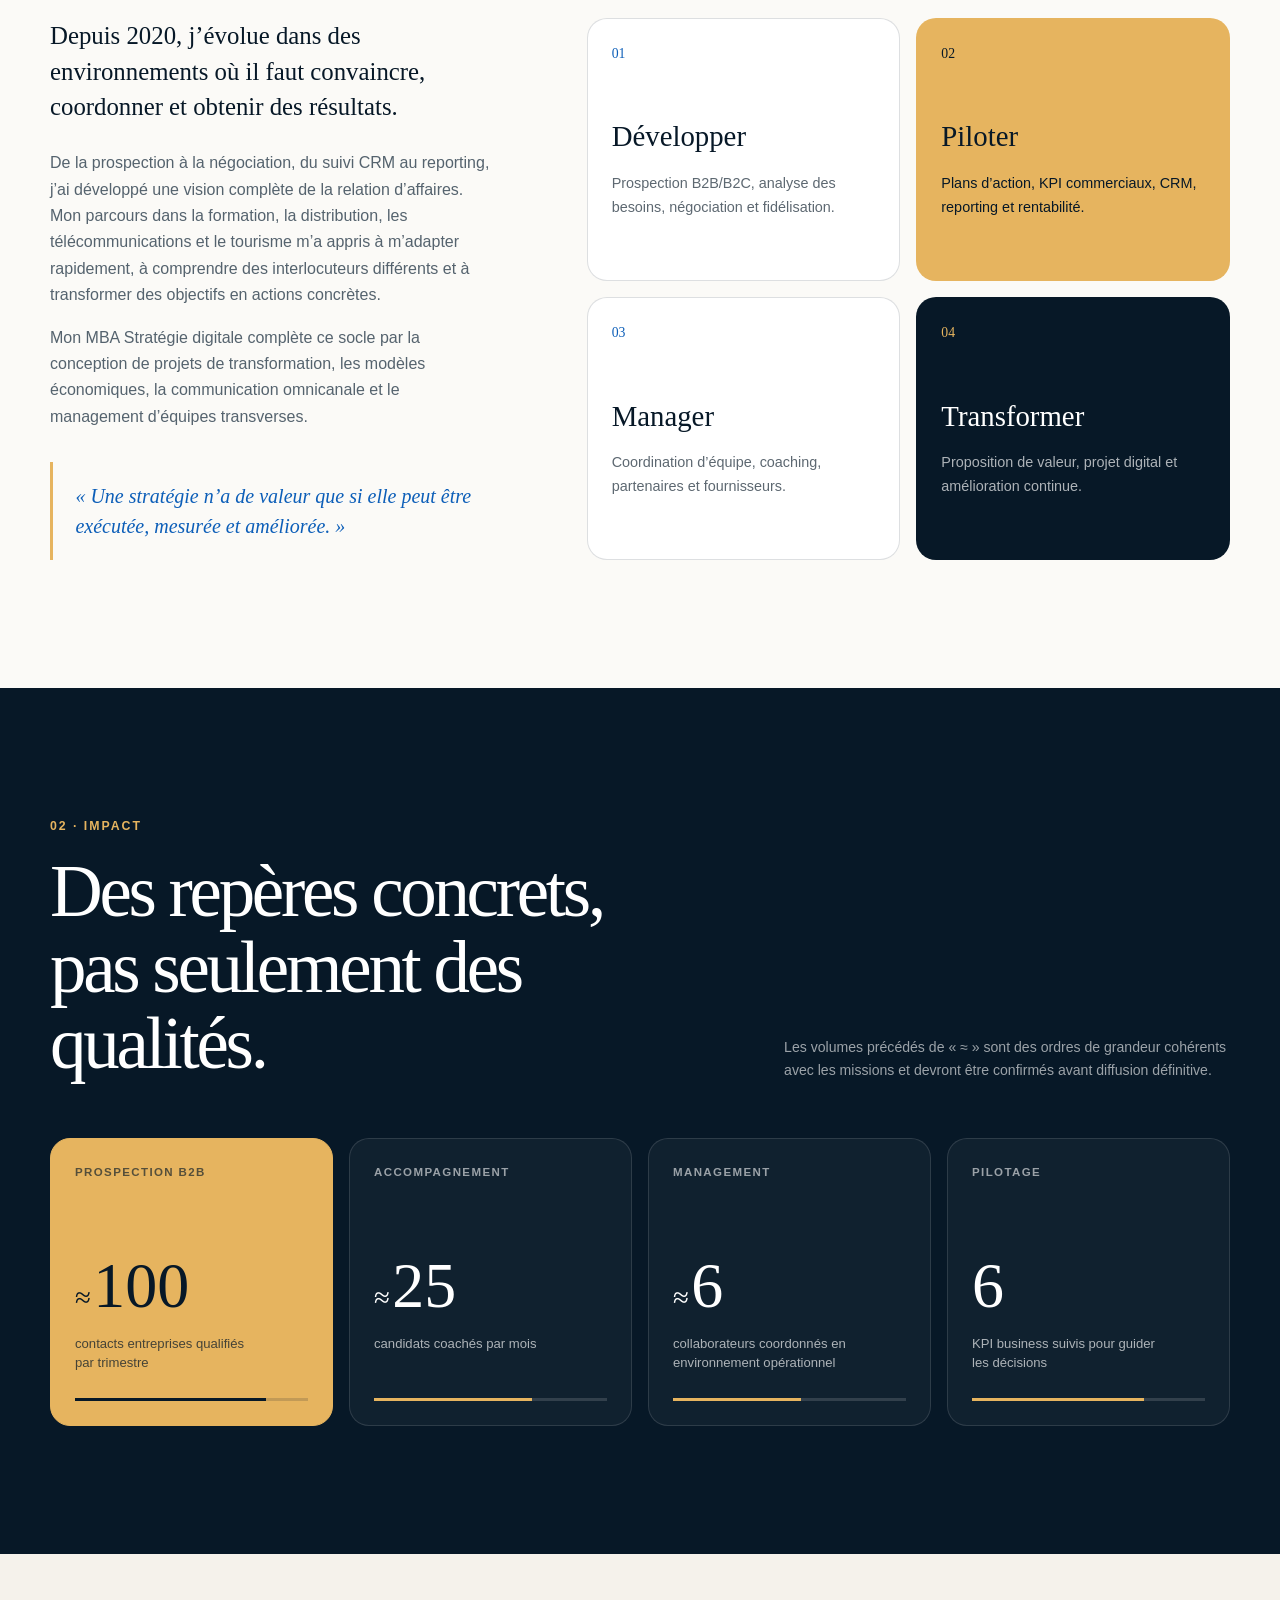
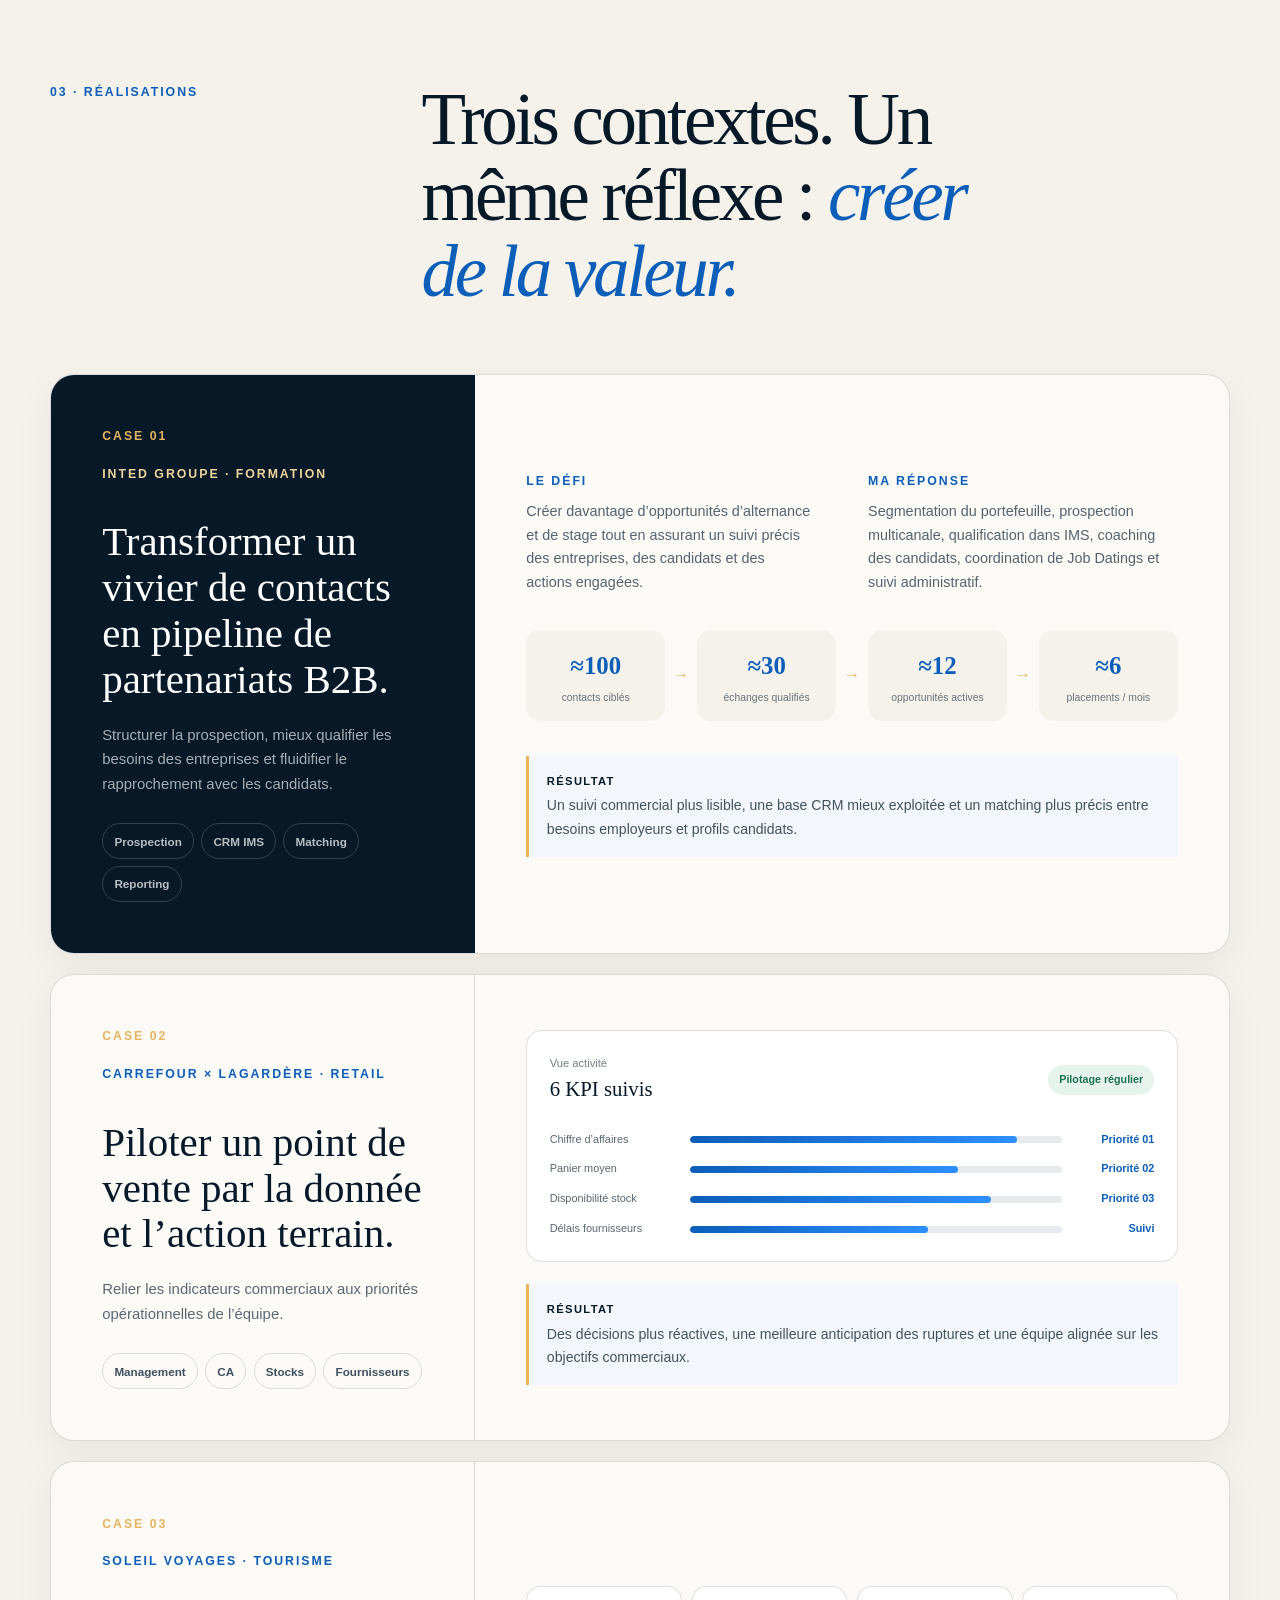
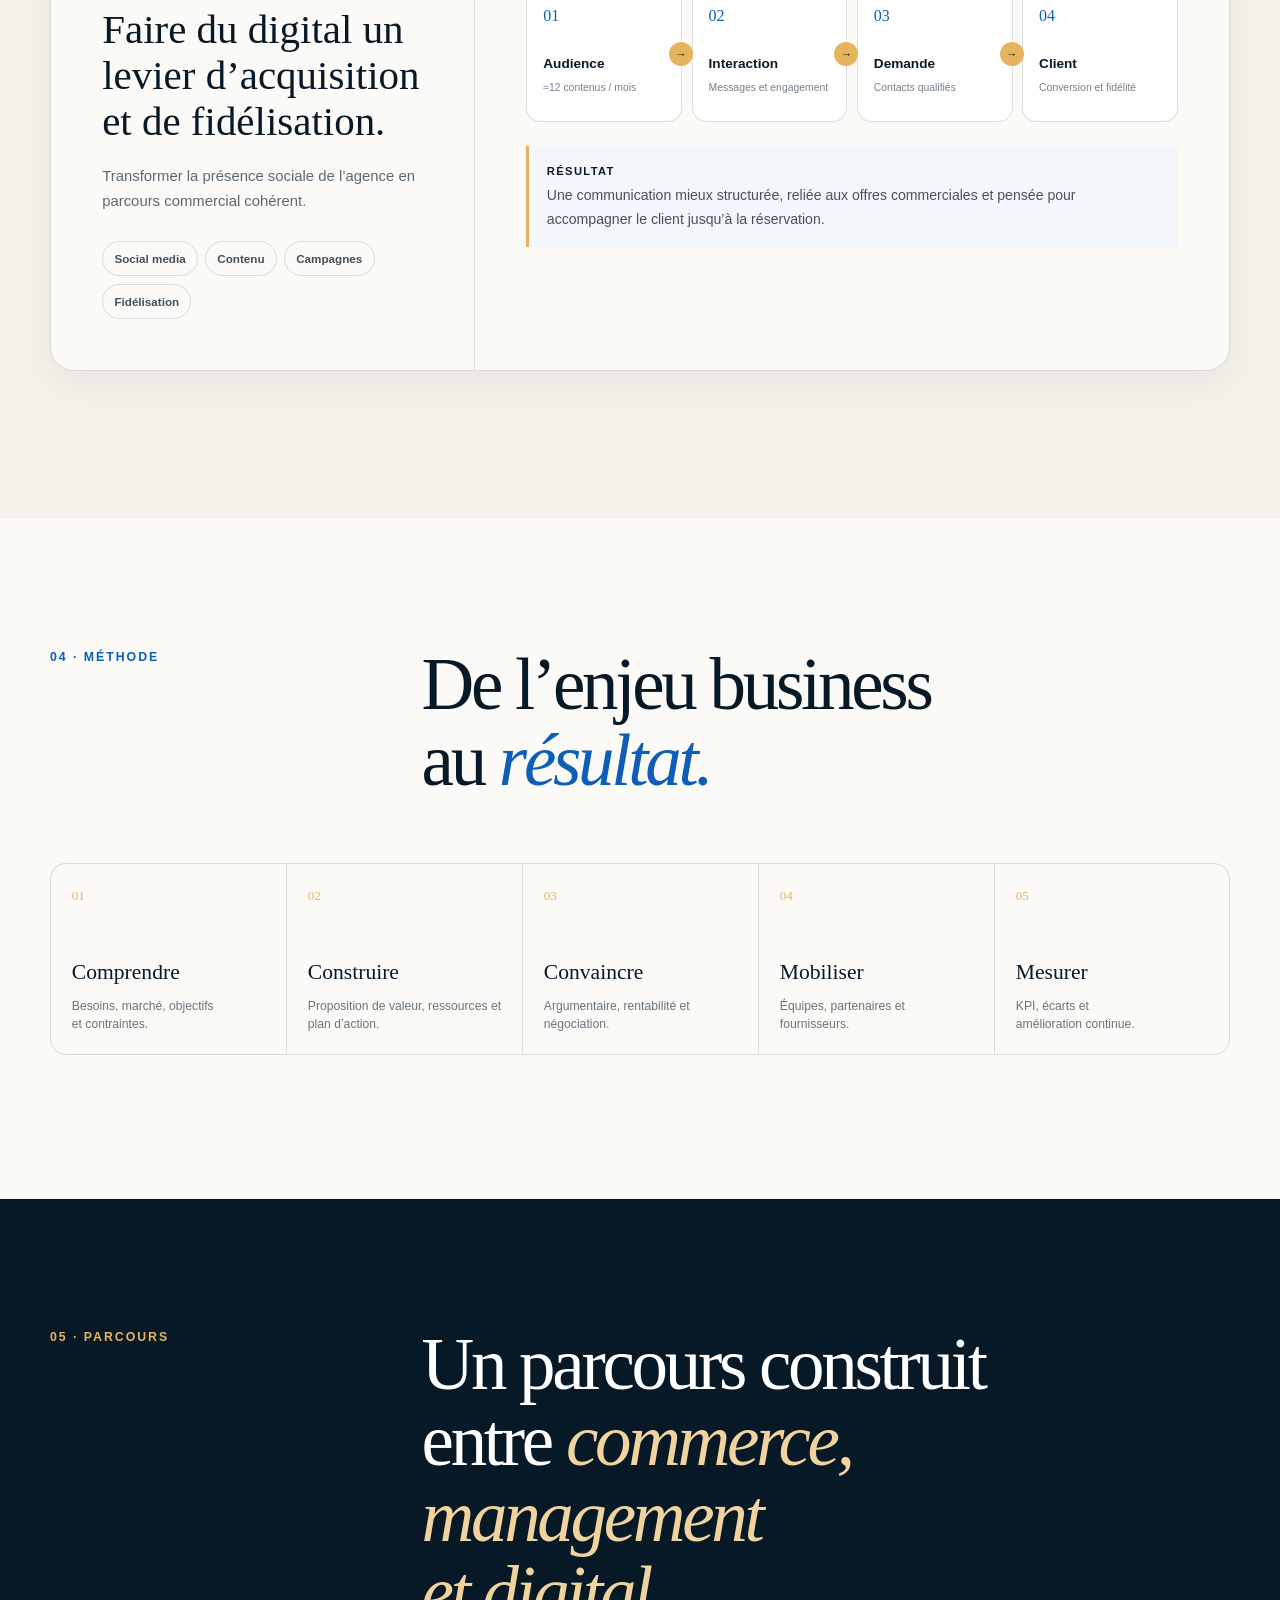
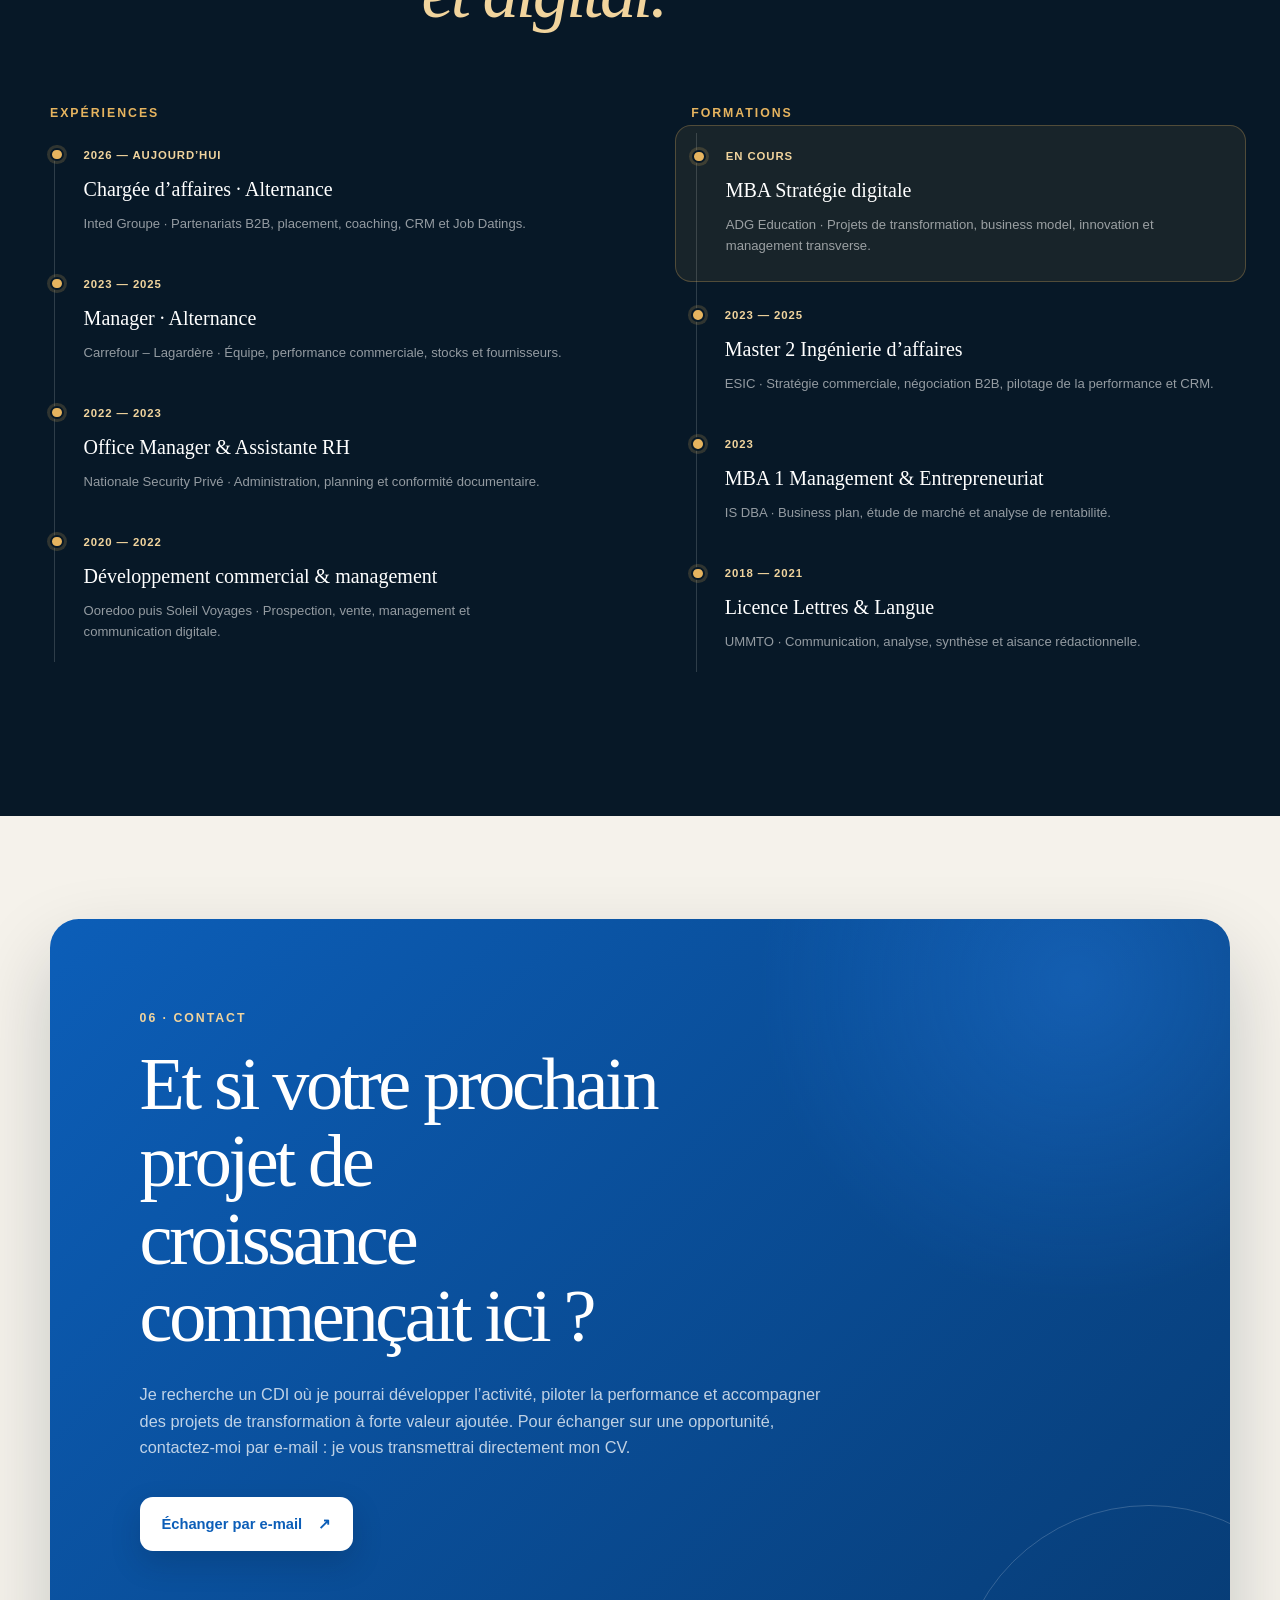
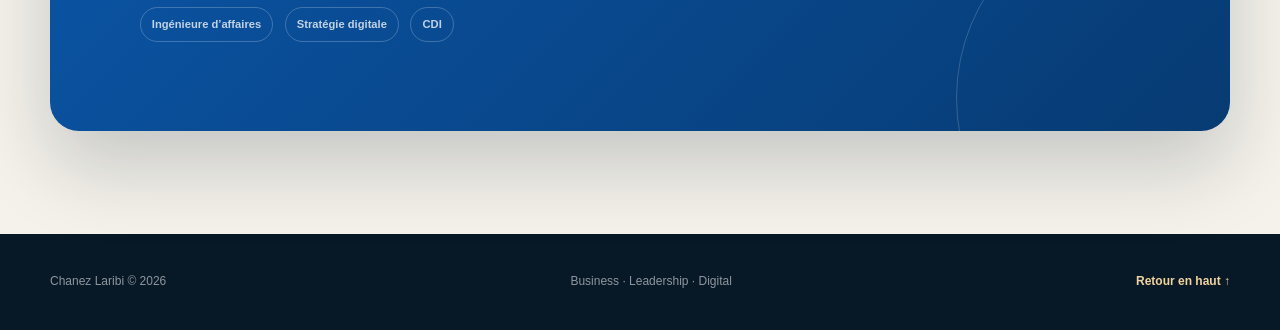
<file: chanez-laribi/index.html>
<!doctype html>
<html lang="fr">
<head>
  <meta charset="utf-8">
  <meta name="viewport" content="width=device-width, initial-scale=1">
  <meta name="description" content="Portfolio de Chanez Laribi, ingénieure d’affaires et manager d’affaires spécialisée en développement commercial, pilotage de la performance et stratégie digitale.">
  <meta name="theme-color" content="#071827">
  <meta property="og:type" content="website">
  <meta property="og:locale" content="fr_FR">
  <meta property="og:url" content="https://chanez-laribi.pages.dev/">
  <meta property="og:title" content="Chanez Laribi — Ingénieure d’affaires & stratégie digitale">
  <meta property="og:description" content="Découvrez mon parcours, mes réalisations et ma vision du développement commercial piloté par la performance et le digital.">
  <meta property="og:image" content="https://chanez-laribi.pages.dev/assets/portrait.jpg">
  <meta property="og:image:alt" content="Portrait professionnel de Chanez Laribi">
  <meta name="twitter:card" content="summary_large_image">
  <title>Chanez Laribi — Ingénieure d’affaires & stratégie digitale</title>
  <link rel="icon" type="image/svg+xml" href="data:image/svg+xml,%3Csvg xmlns='http://www.w3.org/2000/svg' viewBox='0 0 64 64'%3E%3Crect width='64' height='64' rx='16' fill='%23071827'/%3E%3Cpath d='M42 18a17 17 0 1 0 0 28' fill='none' stroke='%23e6b45f' stroke-width='7' stroke-linecap='round'/%3E%3C/svg%3E">
  <link rel="stylesheet" href="assets/styles.css">
  <script src="assets/script.js" defer></script>
</head>
<body>
  <div class="page-progress" aria-hidden="true"><span></span></div>

  <header class="site-header" data-header>
    <a class="brand" href="#accueil" aria-label="Retour à l’accueil">
      <span class="brand-mark">CL</span>
      <span class="brand-copy">Business <i>&</i> Digital</span>
    </a>

    <button class="menu-toggle" type="button" aria-expanded="false" aria-controls="primary-navigation">
      <span></span><span></span><span></span>
      <span class="sr-only">Ouvrir le menu</span>
    </button>

    <nav id="primary-navigation" class="primary-navigation" aria-label="Navigation principale">
      <a href="#profil">Profil</a>
      <a href="#impact">Impact</a>
      <a href="#realisations">Réalisations</a>
      <a href="#parcours">Parcours</a>
      <a class="nav-contact" href="#contact">Me contacter</a>
    </nav>
  </header>

  <main>
    <section class="hero" id="accueil" aria-labelledby="hero-title">
      <div class="hero-grid">
        <div class="hero-copy reveal">
          <p class="eyebrow"><span></span> À l’écoute d’un CDI</p>
          <h1 id="hero-title">Transformer un besoin client en <em>croissance mesurable.</em></h1>
          <p class="hero-intro">Ingénieure d’affaires à double compétence commerciale et digitale, je relie prospection B2B, négociation, pilotage de la performance et management pour faire avancer les projets jusqu’au résultat.</p>

          <div class="hero-actions">
            <a class="button button-primary" href="#realisations">Découvrir mes résultats <span aria-hidden="true">↘</span></a>
            <a class="button button-secondary" href="mailto:chanezangel02@gmail.com?subject=Opportunit%C3%A9%20CDI%20%E2%80%93%20Chanez%20Laribi">Échanger par e-mail</a>
          </div>

          <div class="hero-proof" aria-label="Domaines d’expertise">
            <span>Business development</span>
            <span>Pilotage KPI</span>
            <span>Stratégie digitale</span>
          </div>
        </div>

        <div class="portrait-stage reveal" data-delay="1">
          <div class="portrait-orbit" aria-hidden="true"></div>
          <figure class="portrait-card">
            <img src="assets/portrait.jpg" alt="Portrait professionnel de Chanez Laribi" width="800" height="800">
            <figcaption>
              <strong>Chanez Laribi</strong>
              <span>Ingénieure d’affaires</span>
            </figcaption>
          </figure>
          <div class="floating-card floating-card-top">
            <strong>5+ ans</strong>
            <span>d’expérience terrain</span>
          </div>
          <div class="floating-card floating-card-bottom">
            <span class="pulse-dot"></span>
            <p><strong>Commerce × Digital</strong><br>Une vision à 360°</p>
          </div>
        </div>
      </div>

      <div class="scroll-cue" aria-hidden="true"><span></span> Défiler pour explorer</div>
    </section>

    <section class="proof-strip" aria-label="Repères clés">
      <div class="proof-item">
        <strong class="counter" data-target="5" data-suffix="+">5+</strong>
        <span>années de terrain</span>
      </div>
      <div class="proof-item">
        <strong class="counter" data-target="4">4</strong>
        <span>secteurs d’activité</span>
      </div>
      <div class="proof-item">
        <strong>B2B <i>&</i> B2C</strong>
        <span>double culture client</span>
      </div>
      <div class="proof-item">
        <strong class="counter" data-target="3">3</strong>
        <span>leviers : vendre, piloter, transformer</span>
      </div>
    </section>

    <section class="section profile-section" id="profil">
      <div class="section-heading reveal">
        <p class="section-index">01 · PROFIL</p>
        <h2>Une commerciale qui comprend aussi <em>l’exécution.</em></h2>
      </div>

      <div class="profile-layout">
        <div class="profile-story reveal">
          <p class="lead">Depuis 2020, j’évolue dans des environnements où il faut convaincre, coordonner et obtenir des résultats.</p>
          <p>De la prospection à la négociation, du suivi CRM au reporting, j’ai développé une vision complète de la relation d’affaires. Mon parcours dans la formation, la distribution, les télécommunications et le tourisme m’a appris à m’adapter rapidement, à comprendre des interlocuteurs différents et à transformer des objectifs en actions concrètes.</p>
          <p>Mon MBA Stratégie digitale complète ce socle par la conception de projets de transformation, les modèles économiques, la communication omnicanale et le management d’équipes transverses.</p>
          <blockquote>« Une stratégie n’a de valeur que si elle peut être exécutée, mesurée et améliorée. »</blockquote>
        </div>

        <div class="capability-grid reveal" data-delay="1">
          <article class="capability-card">
            <span class="capability-number">01</span>
            <h3>Développer</h3>
            <p>Prospection B2B/B2C, analyse des besoins, négociation et fidélisation.</p>
          </article>
          <article class="capability-card accent-card">
            <span class="capability-number">02</span>
            <h3>Piloter</h3>
            <p>Plans d’action, KPI commerciaux, CRM, reporting et rentabilité.</p>
          </article>
          <article class="capability-card">
            <span class="capability-number">03</span>
            <h3>Manager</h3>
            <p>Coordination d’équipe, coaching, partenaires et fournisseurs.</p>
          </article>
          <article class="capability-card dark-card">
            <span class="capability-number">04</span>
            <h3>Transformer</h3>
            <p>Proposition de valeur, projet digital et amélioration continue.</p>
          </article>
        </div>
      </div>
    </section>

    <section class="section impact-section" id="impact">
      <div class="impact-heading reveal">
        <div>
          <p class="section-index light">02 · IMPACT</p>
          <h2>Des repères concrets, pas seulement des qualités.</h2>
        </div>
        <p>Les volumes précédés de « ≈ » sont des ordres de grandeur cohérents avec les missions et devront être confirmés avant diffusion définitive.</p>
      </div>

      <div class="impact-dashboard reveal">
        <article class="impact-metric primary-metric">
          <span class="metric-label">Prospection B2B</span>
          <strong><small>≈</small><span class="counter" data-target="100">100</span></strong>
          <p>contacts entreprises qualifiés par trimestre</p>
          <div class="metric-line"><span style="--fill: 82%"></span></div>
        </article>
        <article class="impact-metric">
          <span class="metric-label">Accompagnement</span>
          <strong><small>≈</small><span class="counter" data-target="25">25</span></strong>
          <p>candidats coachés par mois</p>
          <div class="metric-line"><span style="--fill: 68%"></span></div>
        </article>
        <article class="impact-metric">
          <span class="metric-label">Management</span>
          <strong><small>≈</small><span class="counter" data-target="6">6</span></strong>
          <p>collaborateurs coordonnés en environnement opérationnel</p>
          <div class="metric-line"><span style="--fill: 55%"></span></div>
        </article>
        <article class="impact-metric">
          <span class="metric-label">Pilotage</span>
          <strong><span class="counter" data-target="6">6</span></strong>
          <p>KPI business suivis pour guider les décisions</p>
          <div class="metric-line"><span style="--fill: 74%"></span></div>
        </article>
      </div>
    </section>

    <section class="section case-section" id="realisations">
      <div class="section-heading reveal">
        <p class="section-index">03 · RÉALISATIONS</p>
        <h2>Trois contextes. Un même réflexe : <em>créer de la valeur.</em></h2>
      </div>

      <article class="case-study case-featured reveal">
        <div class="case-identity">
          <p class="case-number">CASE 01</p>
          <p class="case-company">INTED GROUPE · FORMATION</p>
          <h3>Transformer un vivier de contacts en pipeline de partenariats B2B.</h3>
          <p class="case-summary">Structurer la prospection, mieux qualifier les besoins des entreprises et fluidifier le rapprochement avec les candidats.</p>
          <div class="tag-list" aria-label="Compétences mobilisées">
            <span>Prospection</span><span>CRM IMS</span><span>Matching</span><span>Reporting</span>
          </div>
        </div>

        <div class="case-detail">
          <div class="case-columns">
            <div>
              <p class="micro-title">Le défi</p>
              <p>Créer davantage d’opportunités d’alternance et de stage tout en assurant un suivi précis des entreprises, des candidats et des actions engagées.</p>
            </div>
            <div>
              <p class="micro-title">Ma réponse</p>
              <p>Segmentation du portefeuille, prospection multicanale, qualification dans IMS, coaching des candidats, coordination de Job Datings et suivi administratif.</p>
            </div>
          </div>

          <div class="pipeline" aria-label="Pipeline commercial">
            <div><strong>≈100</strong><span>contacts ciblés</span></div>
            <i aria-hidden="true">→</i>
            <div><strong>≈30</strong><span>échanges qualifiés</span></div>
            <i aria-hidden="true">→</i>
            <div><strong>≈12</strong><span>opportunités actives</span></div>
            <i aria-hidden="true">→</i>
            <div><strong>≈6</strong><span>placements / mois</span></div>
          </div>

          <p class="case-result"><span>Résultat</span> Un suivi commercial plus lisible, une base CRM mieux exploitée et un matching plus précis entre besoins employeurs et profils candidats.</p>
        </div>
      </article>

      <article class="case-study reveal">
        <div class="case-identity">
          <p class="case-number">CASE 02</p>
          <p class="case-company">CARREFOUR × LAGARDÈRE · RETAIL</p>
          <h3>Piloter un point de vente par la donnée et l’action terrain.</h3>
          <p class="case-summary">Relier les indicateurs commerciaux aux priorités opérationnelles de l’équipe.</p>
          <div class="tag-list">
            <span>Management</span><span>CA</span><span>Stocks</span><span>Fournisseurs</span>
          </div>
        </div>

        <div class="case-detail case-detail-chart">
          <div class="mini-dashboard">
            <div class="mini-dashboard-head">
              <div><span>Vue activité</span><strong>6 KPI suivis</strong></div>
              <span class="status-pill">Pilotage régulier</span>
            </div>
            <div class="bar-row"><span>Chiffre d’affaires</span><i><b style="--bar: 88%"></b></i><strong>Priorité 01</strong></div>
            <div class="bar-row"><span>Panier moyen</span><i><b style="--bar: 72%"></b></i><strong>Priorité 02</strong></div>
            <div class="bar-row"><span>Disponibilité stock</span><i><b style="--bar: 81%"></b></i><strong>Priorité 03</strong></div>
            <div class="bar-row"><span>Délais fournisseurs</span><i><b style="--bar: 64%"></b></i><strong>Suivi</strong></div>
          </div>
          <p class="case-result"><span>Résultat</span> Des décisions plus réactives, une meilleure anticipation des ruptures et une équipe alignée sur les objectifs commerciaux.</p>
        </div>
      </article>

      <article class="case-study reveal">
        <div class="case-identity">
          <p class="case-number">CASE 03</p>
          <p class="case-company">SOLEIL VOYAGES · TOURISME</p>
          <h3>Faire du digital un levier d’acquisition et de fidélisation.</h3>
          <p class="case-summary">Transformer la présence sociale de l’agence en parcours commercial cohérent.</p>
          <div class="tag-list">
            <span>Social media</span><span>Contenu</span><span>Campagnes</span><span>Fidélisation</span>
          </div>
        </div>

        <div class="case-detail">
          <div class="digital-funnel" aria-label="Parcours d’acquisition digitale">
            <div><span>01</span><strong>Audience</strong><small>≈12 contenus / mois</small></div>
            <div><span>02</span><strong>Interaction</strong><small>Messages et engagement</small></div>
            <div><span>03</span><strong>Demande</strong><small>Contacts qualifiés</small></div>
            <div><span>04</span><strong>Client</strong><small>Conversion et fidélité</small></div>
          </div>
          <p class="case-result"><span>Résultat</span> Une communication mieux structurée, reliée aux offres commerciales et pensée pour accompagner le client jusqu’à la réservation.</p>
        </div>
      </article>
    </section>

    <section class="section method-section">
      <div class="section-heading reveal">
        <p class="section-index">04 · MÉTHODE</p>
        <h2>De l’enjeu business au <em>résultat.</em></h2>
      </div>

      <ol class="method-flow reveal">
        <li><span>01</span><div><strong>Comprendre</strong><p>Besoins, marché, objectifs et contraintes.</p></div></li>
        <li><span>02</span><div><strong>Construire</strong><p>Proposition de valeur, ressources et plan d’action.</p></div></li>
        <li><span>03</span><div><strong>Convaincre</strong><p>Argumentaire, rentabilité et négociation.</p></div></li>
        <li><span>04</span><div><strong>Mobiliser</strong><p>Équipes, partenaires et fournisseurs.</p></div></li>
        <li><span>05</span><div><strong>Mesurer</strong><p>KPI, écarts et amélioration continue.</p></div></li>
      </ol>
    </section>

    <section class="section journey-section" id="parcours">
      <div class="section-heading reveal">
        <p class="section-index light">05 · PARCOURS</p>
        <h2>Un parcours construit entre <em>commerce, management et digital.</em></h2>
      </div>

      <div class="journey-grid">
        <div class="journey-column reveal">
          <p class="journey-title">Expériences</p>
          <div class="timeline">
            <article>
              <time>2026 — Aujourd’hui</time>
              <h3>Chargée d’affaires · Alternance</h3>
              <p>Inted Groupe · Partenariats B2B, placement, coaching, CRM et Job Datings.</p>
            </article>
            <article>
              <time>2023 — 2025</time>
              <h3>Manager · Alternance</h3>
              <p>Carrefour – Lagardère · Équipe, performance commerciale, stocks et fournisseurs.</p>
            </article>
            <article>
              <time>2022 — 2023</time>
              <h3>Office Manager & Assistante RH</h3>
              <p>Nationale Security Privé · Administration, planning et conformité documentaire.</p>
            </article>
            <article>
              <time>2020 — 2022</time>
              <h3>Développement commercial & management</h3>
              <p>Ooredoo puis Soleil Voyages · Prospection, vente, management et communication digitale.</p>
            </article>
          </div>
        </div>

        <div class="journey-column reveal" data-delay="1">
          <p class="journey-title">Formations</p>
          <div class="timeline training-timeline">
            <article class="current-training">
              <time>En cours</time>
              <h3>MBA Stratégie digitale</h3>
              <p>ADG Education · Projets de transformation, business model, innovation et management transverse.</p>
            </article>
            <article>
              <time>2023 — 2025</time>
              <h3>Master 2 Ingénierie d’affaires</h3>
              <p>ESIC · Stratégie commerciale, négociation B2B, pilotage de la performance et CRM.</p>
            </article>
            <article>
              <time>2023</time>
              <h3>MBA 1 Management & Entrepreneuriat</h3>
              <p>IS DBA · Business plan, étude de marché et analyse de rentabilité.</p>
            </article>
            <article>
              <time>2018 — 2021</time>
              <h3>Licence Lettres & Langue</h3>
              <p>UMMTO · Communication, analyse, synthèse et aisance rédactionnelle.</p>
            </article>
          </div>
        </div>
      </div>
    </section>

    <section class="contact-section" id="contact">
      <div class="contact-card reveal">
        <p class="section-index">06 · CONTACT</p>
        <h2>Et si votre prochain projet de croissance commençait ici&nbsp;?</h2>
        <p>Je recherche un CDI où je pourrai développer l’activité, piloter la performance et accompagner des projets de transformation à forte valeur ajoutée. Pour échanger sur une opportunité, contactez-moi par e-mail : je vous transmettrai directement mon CV.</p>
        <div class="contact-actions">
          <a class="button button-primary button-light" href="mailto:chanezangel02@gmail.com?subject=Opportunit%C3%A9%20CDI%20%E2%80%93%20Chanez%20Laribi">Échanger par e-mail <span aria-hidden="true">↗</span></a>
        </div>
        <div class="contact-meta">
          <span>Ingénieure d’affaires</span>
          <span>Stratégie digitale</span>
          <span>CDI</span>
        </div>
      </div>
    </section>
  </main>

  <footer class="site-footer">
    <span>Chanez Laribi © 2026</span>
    <span>Business · Leadership · Digital</span>
    <a href="#accueil">Retour en haut ↑</a>
  </footer>
</body>
</html>
</file>
<file: assets/css/styles.css>
:root {
  --bg: #07111f;
  --bg-soft: rgba(15, 23, 42, 0.72);
  --surface: rgba(15, 23, 42, 0.82);
  --surface-strong: #111827;
  --line: rgba(148, 163, 184, 0.22);
  --text: #f8fafc;
  --muted: #cbd5e1;
  --muted-2: #94a3b8;
  --accent: #facc15;
  --accent-2: #38bdf8;
  --success: #22c55e;
  --shadow: 0 24px 80px rgba(0, 0, 0, 0.36);
  --radius-xl: 32px;
  --radius-lg: 24px;
  --radius-md: 16px;
  --container: 1180px;
}

* {
  box-sizing: border-box;
}

html {
  scroll-behavior: smooth;
}

body {
  margin: 0;
  font-family: Inter, system-ui, -apple-system, BlinkMacSystemFont, "Segoe UI", sans-serif;
  color: var(--text);
  background:
    radial-gradient(circle at 18% 8%, rgba(56, 189, 248, 0.18), transparent 34%),
    radial-gradient(circle at 80% 15%, rgba(250, 204, 21, 0.12), transparent 32%),
    var(--bg);
  line-height: 1.65;
  overflow-x: hidden;
}

body.nav-open {
  overflow: hidden;
}

img {
  max-width: 100%;
  display: block;
}

a {
  color: inherit;
  text-decoration: none;
}

.container {
  width: min(100% - 40px, var(--container));
  margin: 0 auto;
}

.section {
  padding: 108px 0;
}

.section-soft {
  padding: 86px 0;
  background: linear-gradient(180deg, rgba(15, 23, 42, 0.52), rgba(15, 23, 42, 0.18));
  border-block: 1px solid var(--line);
}

.page-glow {
  position: fixed;
  width: 420px;
  height: 420px;
  border-radius: 999px;
  filter: blur(90px);
  opacity: 0.22;
  pointer-events: none;
  z-index: -1;
}

.page-glow-one {
  top: 6%;
  left: -170px;
  background: #38bdf8;
}

.page-glow-two {
  right: -170px;
  bottom: 12%;
  background: #facc15;
}

.site-header {
  position: sticky;
  top: 0;
  z-index: 20;
  backdrop-filter: blur(22px);
  background: rgba(7, 17, 31, 0.78);
  border-bottom: 1px solid var(--line);
}

.nav {
  display: flex;
  align-items: center;
  justify-content: space-between;
  min-height: 78px;
}

.brand {
  display: inline-flex;
  align-items: center;
  gap: 12px;
  font-weight: 800;
  letter-spacing: -0.03em;
}

.brand-mark {
  display: grid;
  place-items: center;
  width: 44px;
  height: 44px;
  border-radius: 14px;
  background: linear-gradient(135deg, var(--accent), var(--accent-2));
  color: #020617;
  box-shadow: 0 14px 40px rgba(56, 189, 248, 0.18);
}

.brand-text {
  font-size: 1rem;
}

.nav-links {
  display: flex;
  align-items: center;
  gap: 28px;
  color: var(--muted);
  font-size: 0.94rem;
  font-weight: 600;
}

.nav-links a {
  transition: color .2s ease, transform .2s ease;
}

.nav-links a:hover {
  color: var(--text);
  transform: translateY(-1px);
}

.nav-cta {
  padding: 10px 16px;
  color: #020617 !important;
  background: var(--accent);
  border-radius: 999px;
}

.nav-toggle {
  display: none;
  border: 0;
  background: transparent;
  width: 44px;
  height: 44px;
  padding: 10px;
  cursor: pointer;
}

.nav-toggle span {
  display: block;
  width: 24px;
  height: 2px;
  margin: 5px 0;
  background: var(--text);
  border-radius: 2px;
}

.hero {
  padding-top: 92px;
}

.hero-grid {
  display: grid;
  grid-template-columns: minmax(0, 1.18fr) minmax(330px, .82fr);
  gap: 52px;
  align-items: center;
}

.eyebrow {
  margin: 0 0 14px;
  color: var(--accent);
  font-family: "JetBrains Mono", monospace;
  font-size: 0.82rem;
  font-weight: 700;
  letter-spacing: 0.08em;
  text-transform: uppercase;
}

h1, h2, h3, p {
  margin-top: 0;
}

h1 {
  max-width: 860px;
  margin-bottom: 24px;
  font-size: clamp(2.7rem, 6vw, 5.55rem);
  line-height: .94;
  letter-spacing: -0.08em;
}

h2 {
  margin-bottom: 18px;
  font-size: clamp(2rem, 4vw, 3.55rem);
  line-height: 1;
  letter-spacing: -0.065em;
}

h3 {
  margin-bottom: 12px;
  font-size: 1.25rem;
  letter-spacing: -0.035em;
}

.hero-lead,
.section-heading p,
.contact-card p {
  max-width: 730px;
  color: var(--muted);
  font-size: 1.08rem;
}

.hero-actions,
.doc-actions,
.contact-actions {
  display: flex;
  flex-wrap: wrap;
  gap: 14px;
  margin-top: 28px;
}

.btn {
  display: inline-flex;
  align-items: center;
  justify-content: center;
  min-height: 48px;
  padding: 13px 20px;
  border-radius: 999px;
  border: 1px solid transparent;
  font-weight: 800;
  transition: transform .2s ease, background .2s ease, border-color .2s ease;
}

.btn:hover {
  transform: translateY(-2px);
}

.btn-primary {
  color: #020617;
  background: linear-gradient(135deg, var(--accent), #fde68a);
  box-shadow: 0 18px 45px rgba(250, 204, 21, 0.18);
}

.btn-secondary {
  color: var(--text);
  background: rgba(255, 255, 255, 0.08);
  border-color: var(--line);
}

.btn-ghost {
  color: var(--text);
  background: transparent;
  border-color: var(--line);
}

.hero-badges,
.tags {
  display: flex;
  flex-wrap: wrap;
  gap: 10px;
}

.hero-badges {
  margin-top: 30px;
}

.hero-badges span,
.tags span {
  padding: 8px 12px;
  color: var(--muted);
  background: rgba(15, 23, 42, 0.7);
  border: 1px solid var(--line);
  border-radius: 999px;
  font-size: 0.85rem;
  font-weight: 700;
}

.profile-card {
  position: relative;
  padding: 18px;
  overflow: hidden;
  border: 1px solid var(--line);
  border-radius: var(--radius-xl);
  background: linear-gradient(180deg, rgba(30, 41, 59, 0.86), rgba(15, 23, 42, 0.86));
  box-shadow: var(--shadow);
}

.profile-card::before {
  content: "";
  position: absolute;
  inset: -2px;
  background: linear-gradient(135deg, rgba(250, 204, 21, 0.28), rgba(56, 189, 248, 0.16), transparent);
  z-index: -1;
}

.profile-image-wrap {
  overflow: hidden;
  border-radius: 26px;
  aspect-ratio: 4 / 5;
  background: #111827;
}

.profile-image {
  width: 100%;
  height: 100%;
  object-fit: cover;
}

.profile-card-content {
  padding: 22px 8px 8px;
}

.profile-status {
  display: inline-flex;
  align-items: center;
  gap: 8px;
  margin-bottom: 12px;
  color: var(--muted);
  font-size: .9rem;
  font-weight: 700;
}

.profile-status span {
  width: 9px;
  height: 9px;
  border-radius: 999px;
  background: var(--success);
  box-shadow: 0 0 0 8px rgba(34, 197, 94, .12);
}

.profile-card h2 {
  margin-bottom: 4px;
  font-size: 1.65rem;
}

.profile-card p {
  color: var(--muted);
}

.profile-meta {
  display: grid;
  gap: 10px;
  margin-top: 18px;
}

.profile-meta a {
  padding: 12px 14px;
  color: var(--muted);
  background: rgba(255, 255, 255, 0.06);
  border: 1px solid var(--line);
  border-radius: 14px;
  font-size: .92rem;
  font-weight: 700;
}

.stats-grid {
  display: grid;
  grid-template-columns: repeat(4, 1fr);
  gap: 18px;
}

.stats article {
  padding: 24px;
  min-height: 150px;
  border: 1px solid var(--line);
  border-radius: var(--radius-lg);
  background: rgba(15, 23, 42, 0.72);
}

.stats strong {
  display: block;
  margin-bottom: 10px;
  color: var(--accent);
  font-size: 2.45rem;
  line-height: 1;
  letter-spacing: -0.06em;
}

.stats span {
  color: var(--muted);
  font-weight: 600;
}

.section-heading {
  max-width: 850px;
  margin-bottom: 46px;
}

.expertise-grid {
  display: grid;
  grid-template-columns: repeat(4, 1fr);
  gap: 18px;
}

.expertise-card,
.project-card,
.timeline-content,
.cert-list article,
.contact-card {
  border: 1px solid var(--line);
  background: var(--surface);
  box-shadow: 0 18px 70px rgba(0, 0, 0, 0.18);
}

.expertise-card {
  min-height: 310px;
  padding: 26px;
  border-radius: var(--radius-lg);
}

.card-icon {
  display: grid;
  place-items: center;
  width: 50px;
  height: 50px;
  margin-bottom: 42px;
  border-radius: 16px;
  color: #020617;
  background: var(--accent);
  font-family: "JetBrains Mono", monospace;
  font-weight: 900;
}

.expertise-card p,
.project-content p,
.timeline-content p,
.cert-list span {
  color: var(--muted);
}

.project-grid {
  display: grid;
  grid-template-columns: repeat(2, 1fr);
  gap: 22px;
}

.project-card {
  overflow: hidden;
  border-radius: var(--radius-xl);
  border: 1px solid var(--line);
  background: var(--surface);
  box-shadow: 0 18px 70px rgba(0, 0, 0, 0.18);
  transition: transform 0.3s ease, box-shadow 0.3s ease;
  display: flex;
  flex-direction: column;
}

.project-card:hover {
  transform: translateY(-4px);
  box-shadow: 0 28px 90px rgba(56, 189, 248, 0.18);
}

.project-card.featured {
  grid-column: span 2;
  display: grid;
  grid-template-columns: 1fr 1fr;
}

.project-header {
  padding: 16px 20px;
  display: flex;
  gap: 10px;
  flex-wrap: wrap;
  border-bottom: 1px solid var(--line);
}

.project-badge {
  display: inline-block;
  padding: 4px 10px;
  background: rgba(56, 189, 248, 0.12);
  border: 1px solid rgba(56, 189, 248, 0.3);
  border-radius: 6px;
  color: var(--accent-2);
  font-size: 0.75rem;
  font-weight: 600;
  letter-spacing: 0.02em;
  text-transform: uppercase;
}

.project-content {
  padding: 20px;
  flex-grow: 1;
  display: flex;
  flex-direction: column;
}

.project-content h3 {
  margin-top: 0;
  margin-bottom: 12px;
  font-size: 1.2rem;
  color: var(--text);
}

.project-label {
  margin-top: 12px;
  margin-bottom: 6px;
  color: var(--accent) !important;
  font-family: "JetBrains Mono", monospace;
  font-size: 0.8rem;
  font-weight: 700;
  letter-spacing: 0.04em;
  text-transform: uppercase;
}

.project-content p {
  margin: 0 0 8px 0;
  color: var(--muted);
  font-size: 0.95rem;
  line-height: 1.5;
}

.project-stack {
  display: flex;
  flex-wrap: wrap;
  gap: 8px;
  margin-top: 12px;
  margin-bottom: 16px;
}

.project-stack span {
  display: inline-block;
  padding: 4px 8px;
  background: rgba(250, 204, 21, 0.08);
  border: 1px solid rgba(250, 204, 21, 0.2);
  border-radius: 4px;
  color: var(--accent);
  font-size: 0.75rem;
  font-weight: 500;
}

.project-actions {
  margin-top: auto;
}

.project-link {
  display: inline-flex;
  align-items: center;
  color: var(--accent-2);
  font-weight: 700;
  transition: gap 0.2s ease;
}

.project-link:hover {
  gap: 6px;
}

/* ===== CATEGORY HEADERS ===== */
.category-header {
  grid-column: span 2;
  margin-top: 28px;
  margin-bottom: 12px;
  padding: 0;
  border: none;
  background: transparent;
  box-shadow: none;
}

.category-header h3 {
  margin: 0 0 6px 0;
  font-size: 1.4rem;
  color: var(--text);
  letter-spacing: -0.045em;
  font-weight: 700;
}

.category-header p {
  margin: 0;
  color: var(--muted);
  font-size: 0.95rem;
}

/* ===== SPECIALIZED BADGES ===== */
.badge-ia {
  background: rgba(139, 92, 246, 0.12) !important;
  border-color: rgba(139, 92, 246, 0.3) !important;
  color: #c4b5fd !important;
}

.badge-priority {
  background: rgba(250, 204, 21, 0.15) !important;
  border-color: rgba(250, 204, 21, 0.35) !important;
  color: #fef3c7 !important;
  font-weight: 700 !important;
}

.project-featured-ia {
  border-color: rgba(139, 92, 246, 0.25) !important;
}

.project-featured-ia .project-header {
  border-bottom-color: rgba(139, 92, 246, 0.2) !important;
}

/* ===== RESPONSIVE ADJUSTMENTS ===== */
@media (max-width: 1024px) {
  .project-grid {
    grid-template-columns: 1fr;
  }

  .project-card.featured {
    grid-column: span 1;
    grid-template-columns: 1fr;
  }

  .category-header {
    grid-column: span 1;
  }
}

/* ===== RESPONSIVE MOBILE ===== */
@media (max-width: 768px) {
  .category-header h3 {
    font-size: 1.2rem;
  }

  .category-header {
    margin-top: 24px;
    margin-bottom: 10px;
  }
}

.project-link {
  display: inline-flex;
  color: var(--accent-2);
  font-weight: 700;
  font-size: 0.95rem;
  transition: color 0.2s ease;
}

.project-link:hover {
  color: var(--accent);
}

.timeline {
  display: grid;
  gap: 18px;
}

.timeline-item {
  display: grid;
  grid-template-columns: 180px 1fr;
  gap: 18px;
}

.timeline-date {
  padding-top: 25px;
  color: var(--accent);
  font-family: "JetBrains Mono", monospace;
  font-weight: 900;
}

.timeline-content {
  padding: 26px;
  border-radius: var(--radius-lg);
}

.company {
  margin-bottom: 10px;
  color: var(--accent-2) !important;
  font-weight: 800;
}

.cert-grid {
  display: grid;
  grid-template-columns: repeat(3, 1fr);
  gap: 16px;
}

.cert-item {
  border: 1px solid var(--line);
  background: var(--surface);
  box-shadow: 0 2px 8px rgba(0, 0, 0, 0.08);
  padding: 20px;
  border-radius: var(--radius-md);
  display: grid;
  gap: 6px;
}

.cert-item strong {
  color: var(--text);
  font-size: 0.95rem;
}

.cert-item span {
  color: var(--muted-2);
  font-size: 0.85rem;
}

.cert-list {
  display: grid;
  gap: 14px;
}

.cert-list article {
  display: grid;
  gap: 4px;
  padding: 20px;
  border-radius: var(--radius-md);
  border: 1px solid var(--line);
  background: var(--surface);
  box-shadow: 0 18px 70px rgba(0, 0, 0, 0.18);
}

.cert-list strong {
  color: var(--text);
}

.contact-card {
  display: grid;
  grid-template-columns: 1fr auto;
  gap: 34px;
  align-items: center;
  padding: clamp(26px, 5vw, 50px);
  border-radius: var(--radius-xl);
  background:
    linear-gradient(135deg, rgba(250, 204, 21, 0.12), transparent 34%),
    linear-gradient(180deg, rgba(30, 41, 59, 0.86), rgba(15, 23, 42, 0.86));
}

.contact-actions {
  justify-content: flex-end;
  margin-top: 0;
}

.site-footer {
  padding: 34px 0;
  color: var(--muted-2);
  border-top: 1px solid var(--line);
}

.footer-grid {
  display: flex;
  align-items: center;
  justify-content: space-between;
  gap: 18px;
}

.footer-grid p {
  margin: 0;
}

.reveal {
  opacity: 0;
  transform: translateY(22px);
  transition: opacity .7s ease, transform .7s ease;
}

.reveal.is-visible {
  opacity: 1;
  transform: translateY(0);
}

@media (max-width: 980px) {
  .hero-grid,
  .cert-grid,
  .contact-card,
  .project-card.featured {
    grid-template-columns: 1fr;
  }

  .stats-grid,
  .expertise-grid,
  .project-grid {
    grid-template-columns: repeat(2, 1fr);
  }

  .contact-actions {
    justify-content: flex-start;
  }
}

@media (max-width: 760px) {
  .container {
    width: min(100% - 28px, var(--container));
  }

  .section,
  .section-soft {
    padding: 72px 0;
  }

  .nav-toggle {
    display: block;
  }

  .nav-links {
    position: fixed;
    inset: 78px 14px auto 14px;
    display: none;
    flex-direction: column;
    align-items: stretch;
    gap: 8px;
    padding: 16px;
    border: 1px solid var(--line);
    border-radius: 22px;
    background: rgba(7, 17, 31, 0.96);
    box-shadow: var(--shadow);
  }

  .nav-links.is-open {
    display: flex;
  }

  .nav-links a {
    padding: 12px;
  }

  .brand-text {
    display: none;
  }

  h1 {
    font-size: clamp(2.55rem, 14vw, 4rem);
  }

  .hero {
    padding-top: 54px;
  }

  .hero-grid {
    gap: 34px;
  }

  .profile-card {
    max-width: 440px;
  }

  .stats-grid,
  .expertise-grid,
  .project-grid {
    grid-template-columns: 1fr;
  }

  .project-card.featured {
    grid-column: span 1;
  }

  .timeline-item {
    grid-template-columns: 1fr;
    gap: 8px;
  }

  .timeline-date {
    padding-top: 0;
  }

  .footer-grid {
    flex-direction: column;
    align-items: flex-start;
  }
}
</file>
<file: chanez-laribi/assets/styles.css>
:root {
  --navy: #071827;
  --navy-soft: #102d42;
  --blue: #0c5eb8;
  --blue-bright: #2e8fff;
  --gold: #e6b45f;
  --gold-soft: #f1d49d;
  --ivory: #f5f2eb;
  --paper: #fbfaf7;
  --ink: #10202e;
  --muted: #66717b;
  --line: rgba(16, 32, 46, 0.14);
  --shadow: 0 24px 80px rgba(7, 24, 39, 0.13);
  --radius: 1.25rem;
  --container: min(1180px, calc(100% - 3rem));
}

* {
  box-sizing: border-box;
}

html {
  scroll-behavior: smooth;
  scroll-padding-top: 6rem;
}

body {
  margin: 0;
  background: var(--paper);
  color: var(--ink);
  font-family: "Segoe UI", "Helvetica Neue", Arial, sans-serif;
  font-size: 1rem;
  line-height: 1.65;
  overflow-x: hidden;
}

body.menu-open {
  overflow: hidden;
}

a {
  color: inherit;
  text-decoration: none;
}

img {
  display: block;
  max-width: 100%;
}

button,
a {
  -webkit-tap-highlight-color: transparent;
}

.sr-only {
  position: absolute;
  width: 1px;
  height: 1px;
  padding: 0;
  margin: -1px;
  overflow: hidden;
  clip: rect(0, 0, 0, 0);
  white-space: nowrap;
  border: 0;
}

.page-progress {
  position: fixed;
  inset: 0 0 auto 0;
  z-index: 1000;
  height: 3px;
  background: transparent;
}

.page-progress span {
  display: block;
  width: 0;
  height: 100%;
  background: linear-gradient(90deg, var(--gold), var(--blue-bright));
}

.site-header {
  position: fixed;
  z-index: 100;
  top: 1rem;
  left: 50%;
  display: flex;
  width: min(1180px, calc(100% - 2rem));
  min-height: 4.5rem;
  align-items: center;
  justify-content: space-between;
  padding: 0.65rem 0.75rem 0.65rem 1rem;
  border: 1px solid rgba(255, 255, 255, 0.55);
  border-radius: 1.15rem;
  background: rgba(251, 250, 247, 0.83);
  box-shadow: 0 10px 40px rgba(7, 24, 39, 0.08);
  backdrop-filter: blur(18px);
  transform: translateX(-50%);
  transition: box-shadow 180ms ease, background 180ms ease;
}

.site-header.is-scrolled {
  background: rgba(251, 250, 247, 0.95);
  box-shadow: 0 16px 48px rgba(7, 24, 39, 0.14);
}

.brand {
  display: inline-flex;
  align-items: center;
  gap: 0.8rem;
  font-weight: 800;
}

.brand-mark {
  display: grid;
  width: 2.6rem;
  height: 2.6rem;
  place-items: center;
  border-radius: 0.75rem;
  background: var(--navy);
  color: var(--gold);
  font-size: 0.88rem;
  letter-spacing: 0.08em;
}

.brand-copy {
  color: var(--navy);
  font-size: 0.92rem;
  letter-spacing: -0.01em;
}

.brand-copy i,
.proof-item i {
  color: var(--gold);
  font-family: Georgia, serif;
  font-style: italic;
}

.primary-navigation {
  display: flex;
  align-items: center;
  gap: 1.5rem;
}

.primary-navigation a {
  position: relative;
  color: #32414e;
  font-size: 0.88rem;
  font-weight: 700;
}

.primary-navigation a:not(.nav-contact)::after {
  position: absolute;
  right: 0;
  bottom: -0.35rem;
  left: 0;
  height: 2px;
  background: var(--blue);
  content: "";
  transform: scaleX(0);
  transform-origin: right;
  transition: transform 180ms ease;
}

.primary-navigation a:hover::after,
.primary-navigation a:focus-visible::after {
  transform: scaleX(1);
  transform-origin: left;
}

.nav-contact {
  padding: 0.75rem 1rem;
  border-radius: 0.75rem;
  background: var(--navy);
  color: white !important;
}

.menu-toggle {
  display: none;
  width: 2.75rem;
  height: 2.75rem;
  align-items: center;
  justify-content: center;
  border: 0;
  border-radius: 0.7rem;
  background: var(--navy);
  cursor: pointer;
}

.menu-toggle > span:not(.sr-only) {
  position: absolute;
  width: 1.15rem;
  height: 2px;
  background: white;
  transition: transform 180ms ease, opacity 180ms ease;
}

.menu-toggle > span:nth-child(1) { transform: translateY(-6px); }
.menu-toggle > span:nth-child(3) { transform: translateY(6px); }
.menu-toggle[aria-expanded="true"] > span:nth-child(1) { transform: rotate(45deg); }
.menu-toggle[aria-expanded="true"] > span:nth-child(2) { opacity: 0; }
.menu-toggle[aria-expanded="true"] > span:nth-child(3) { transform: rotate(-45deg); }

.hero {
  position: relative;
  min-height: 100vh;
  padding: 9.5rem 0 5rem;
  overflow: hidden;
  background:
    radial-gradient(circle at 77% 30%, rgba(46, 143, 255, 0.16), transparent 28%),
    linear-gradient(110deg, var(--paper) 0 62%, var(--ivory) 62% 100%);
}

.hero::before {
  position: absolute;
  top: 15%;
  left: -9rem;
  width: 22rem;
  height: 22rem;
  border: 1px solid rgba(12, 94, 184, 0.15);
  border-radius: 50%;
  content: "";
}

.hero-grid {
  position: relative;
  z-index: 2;
  display: grid;
  width: var(--container);
  margin: 0 auto;
  grid-template-columns: minmax(0, 1.2fr) minmax(310px, 0.64fr);
  gap: clamp(3rem, 7vw, 7rem);
  align-items: center;
}

.eyebrow,
.section-index,
.case-number,
.case-company,
.micro-title,
.journey-title {
  margin: 0 0 1.1rem;
  color: var(--blue);
  font-size: 0.77rem;
  font-weight: 850;
  letter-spacing: 0.16em;
  text-transform: uppercase;
}

.eyebrow {
  display: flex;
  align-items: center;
  gap: 0.7rem;
}

.eyebrow span {
  width: 2.5rem;
  height: 2px;
  background: var(--gold);
}

h1,
h2,
h3,
p {
  text-wrap: pretty;
}

h1,
h2 {
  margin: 0;
  color: var(--navy);
  font-family: Georgia, "Times New Roman", serif;
  font-weight: 500;
  letter-spacing: -0.045em;
  line-height: 1.04;
}

h1 {
  max-width: 12ch;
  font-size: clamp(3.6rem, 6.8vw, 6.75rem);
}

h1 em,
h2 em {
  color: var(--blue);
  font-weight: inherit;
}

.hero-intro {
  max-width: 42rem;
  margin: 2rem 0 0;
  color: #4b5a66;
  font-size: clamp(1.06rem, 1.4vw, 1.24rem);
  line-height: 1.7;
}

.hero-actions,
.contact-actions {
  display: flex;
  margin-top: 2.25rem;
  flex-wrap: wrap;
  gap: 0.8rem;
}

.button {
  display: inline-flex;
  min-height: 3.35rem;
  align-items: center;
  justify-content: center;
  gap: 1rem;
  padding: 0.8rem 1.3rem;
  border: 1px solid transparent;
  border-radius: 0.8rem;
  font-size: 0.92rem;
  font-weight: 800;
  transition: transform 180ms ease, box-shadow 180ms ease, background 180ms ease;
}

.button:hover,
.button:focus-visible {
  transform: translateY(-2px);
}

.button-primary {
  background: var(--navy);
  box-shadow: 0 12px 30px rgba(7, 24, 39, 0.18);
  color: white;
}

.button-primary:hover,
.button-primary:focus-visible {
  box-shadow: 0 18px 38px rgba(7, 24, 39, 0.24);
}

.button-secondary {
  border-color: var(--line);
  background: rgba(255, 255, 255, 0.72);
  color: var(--navy);
}

.hero-proof {
  display: flex;
  margin-top: 2rem;
  flex-wrap: wrap;
  gap: 0.55rem;
}

.hero-proof span,
.tag-list span {
  padding: 0.45rem 0.7rem;
  border: 1px solid var(--line);
  border-radius: 999px;
  color: #41505c;
  font-size: 0.73rem;
  font-weight: 750;
}

.portrait-stage {
  position: relative;
  width: min(100%, 25rem);
  margin-left: auto;
  padding: 1.25rem;
}

.portrait-orbit {
  position: absolute;
  inset: -0.75rem;
  border: 1px solid rgba(12, 94, 184, 0.18);
  border-radius: 50%;
}

.portrait-orbit::after {
  position: absolute;
  top: 10%;
  right: 9%;
  width: 0.8rem;
  height: 0.8rem;
  border-radius: 50%;
  background: var(--gold);
  box-shadow: 0 0 0 8px rgba(230, 180, 95, 0.14);
  content: "";
}

.portrait-card {
  position: relative;
  margin: 0;
  padding: 0.75rem;
  border-radius: 12rem 12rem 1.35rem 1.35rem;
  background: var(--navy);
  box-shadow: var(--shadow);
  overflow: hidden;
}

.portrait-card::before {
  position: absolute;
  z-index: 2;
  inset: 0.75rem;
  border: 1px solid rgba(255, 255, 255, 0.3);
  border-radius: 11.5rem 11.5rem 0.9rem 0.9rem;
  content: "";
  pointer-events: none;
}

.portrait-card img {
  width: 100%;
  aspect-ratio: 1;
  border-radius: 11.2rem 11.2rem 0.9rem 0.9rem;
  object-fit: cover;
  object-position: center;
}

.portrait-card figcaption {
  position: absolute;
  z-index: 3;
  right: 1.25rem;
  bottom: 1.25rem;
  left: 1.25rem;
  display: flex;
  align-items: flex-end;
  justify-content: space-between;
  gap: 1rem;
  padding: 0.85rem 1rem;
  border: 1px solid rgba(255, 255, 255, 0.25);
  border-radius: 0.9rem;
  background: rgba(7, 24, 39, 0.84);
  color: white;
  backdrop-filter: blur(10px);
}

.portrait-card figcaption strong {
  font-size: 0.88rem;
}

.portrait-card figcaption span {
  color: var(--gold-soft);
  font-size: 0.69rem;
  text-align: right;
}

.floating-card {
  position: absolute;
  z-index: 4;
  padding: 0.9rem 1rem;
  border: 1px solid rgba(255, 255, 255, 0.6);
  border-radius: 0.9rem;
  background: rgba(255, 255, 255, 0.92);
  box-shadow: 0 14px 35px rgba(7, 24, 39, 0.14);
  backdrop-filter: blur(10px);
}

.floating-card-top {
  top: 20%;
  left: -1.5rem;
}

.floating-card-top strong,
.floating-card-top span {
  display: block;
}

.floating-card-top strong {
  color: var(--blue);
  font-family: Georgia, serif;
  font-size: 1.55rem;
  line-height: 1;
}

.floating-card-top span,
.floating-card-bottom p {
  margin: 0.3rem 0 0;
  color: #52606b;
  font-size: 0.72rem;
}

.floating-card-bottom {
  right: -1.4rem;
  bottom: 17%;
  display: flex;
  align-items: center;
  gap: 0.7rem;
}

.pulse-dot {
  width: 0.65rem;
  height: 0.65rem;
  border-radius: 50%;
  background: #27a873;
  box-shadow: 0 0 0 6px rgba(39, 168, 115, 0.12);
}

.scroll-cue {
  position: absolute;
  z-index: 2;
  bottom: 2rem;
  left: 50%;
  display: flex;
  align-items: center;
  gap: 0.7rem;
  color: #6b7780;
  font-size: 0.72rem;
  font-weight: 700;
  letter-spacing: 0.08em;
  text-transform: uppercase;
  transform: translateX(-50%);
}

.scroll-cue span {
  width: 1px;
  height: 2rem;
  background: linear-gradient(var(--blue), transparent);
}

.proof-strip {
  position: relative;
  z-index: 5;
  display: grid;
  width: var(--container);
  margin: -1rem auto 0;
  padding: 1.75rem 2rem;
  border: 1px solid rgba(255, 255, 255, 0.08);
  border-radius: var(--radius);
  background: var(--navy);
  box-shadow: var(--shadow);
  color: white;
  grid-template-columns: repeat(4, 1fr);
}

.proof-item {
  padding: 0 1.5rem;
  border-right: 1px solid rgba(255, 255, 255, 0.13);
}

.proof-item:first-child { padding-left: 0; }
.proof-item:last-child { border-right: 0; }

.proof-item strong,
.proof-item span {
  display: block;
}

.proof-item strong {
  color: var(--gold-soft);
  font-family: Georgia, serif;
  font-size: clamp(1.45rem, 2.4vw, 2.15rem);
  font-weight: 500;
  line-height: 1.1;
}

.proof-item span {
  margin-top: 0.4rem;
  color: rgba(255, 255, 255, 0.65);
  font-size: 0.75rem;
}

.section {
  padding: clamp(5.5rem, 10vw, 9rem) 0;
}

.section-heading,
.profile-layout,
.journey-grid,
.method-flow,
.case-study,
.impact-heading,
.impact-dashboard {
  width: var(--container);
  margin-right: auto;
  margin-left: auto;
}

.section-heading {
  display: grid;
  margin-bottom: 4rem;
  grid-template-columns: 0.42fr 1fr;
  gap: 2rem;
}

.section-heading h2,
.impact-heading h2 {
  max-width: 16ch;
  font-size: clamp(2.8rem, 5.7vw, 5.2rem);
}

.profile-layout {
  display: grid;
  grid-template-columns: 0.82fr 1.18fr;
  gap: clamp(3rem, 7vw, 7rem);
}

.profile-story {
  align-self: center;
}

.profile-story p {
  color: #55636e;
}

.profile-story .lead {
  margin-top: 0;
  color: var(--navy);
  font-family: Georgia, serif;
  font-size: 1.55rem;
  line-height: 1.45;
}

.profile-story blockquote {
  margin: 2rem 0 0;
  padding: 1.2rem 0 1.2rem 1.4rem;
  border-left: 3px solid var(--gold);
  color: var(--blue);
  font-family: Georgia, serif;
  font-size: 1.25rem;
  font-style: italic;
  line-height: 1.5;
}

.capability-grid {
  display: grid;
  grid-template-columns: repeat(2, 1fr);
  gap: 1rem;
}

.capability-card {
  min-height: 15.5rem;
  padding: 1.5rem;
  border: 1px solid var(--line);
  border-radius: var(--radius);
  background: white;
  transition: transform 200ms ease, box-shadow 200ms ease;
}

.capability-card:hover {
  box-shadow: 0 18px 45px rgba(7, 24, 39, 0.09);
  transform: translateY(-5px);
}

.capability-number {
  display: block;
  margin-bottom: 3rem;
  color: var(--blue);
  font-family: Georgia, serif;
  font-size: 0.86rem;
}

.capability-card h3 {
  margin: 0;
  color: var(--navy);
  font-family: Georgia, serif;
  font-size: 1.8rem;
  font-weight: 500;
}

.capability-card p {
  margin: 0.7rem 0 0;
  color: #5d6871;
  font-size: 0.9rem;
}

.accent-card {
  border-color: transparent;
  background: var(--gold);
}

.accent-card .capability-number,
.accent-card h3,
.accent-card p {
  color: var(--navy);
}

.dark-card {
  border-color: transparent;
  background: var(--navy);
}

.dark-card .capability-number { color: var(--gold); }
.dark-card h3 { color: white; }
.dark-card p { color: rgba(255, 255, 255, 0.67); }

.impact-section {
  background: var(--navy);
  color: white;
}

.impact-heading {
  display: grid;
  margin-bottom: 3.5rem;
  grid-template-columns: 1fr 0.65fr;
  gap: 3rem;
  align-items: end;
}

.section-index.light,
.impact-heading .section-index {
  color: var(--gold);
}

.impact-heading h2,
.journey-section h2 {
  color: white;
}

.impact-heading h2 em,
.journey-section h2 em {
  color: var(--gold-soft);
}

.impact-heading > p {
  margin: 0;
  color: rgba(255, 255, 255, 0.6);
  font-size: 0.88rem;
}

.impact-dashboard {
  display: grid;
  grid-template-columns: repeat(4, 1fr);
  gap: 1rem;
}

.impact-metric {
  display: flex;
  min-height: 18rem;
  padding: 1.5rem;
  border: 1px solid rgba(255, 255, 255, 0.12);
  border-radius: var(--radius);
  background: rgba(255, 255, 255, 0.04);
  flex-direction: column;
}

.primary-metric {
  border-color: var(--gold);
  background: var(--gold);
  color: var(--navy);
}

.metric-label {
  color: rgba(255, 255, 255, 0.58);
  font-size: 0.72rem;
  font-weight: 800;
  letter-spacing: 0.12em;
  text-transform: uppercase;
}

.primary-metric .metric-label { color: rgba(7, 24, 39, 0.65); }

.impact-metric > strong {
  display: block;
  margin-top: auto;
  font-family: Georgia, serif;
  font-size: clamp(3rem, 5vw, 4.9rem);
  font-weight: 500;
  line-height: 1;
}

.impact-metric > strong small {
  margin-right: 0.15rem;
  font-size: 0.45em;
}

.impact-metric p {
  min-height: 3rem;
  margin: 1rem 0;
  color: rgba(255, 255, 255, 0.66);
  font-size: 0.82rem;
  line-height: 1.45;
}

.primary-metric p { color: rgba(7, 24, 39, 0.72); }

.metric-line {
  height: 3px;
  overflow: hidden;
  background: rgba(255, 255, 255, 0.14);
}

.metric-line span {
  display: block;
  width: var(--fill);
  height: 100%;
  background: var(--gold);
  transform: scaleX(0);
  transform-origin: left;
  transition: transform 900ms ease 300ms;
}

.primary-metric .metric-line { background: rgba(7, 24, 39, 0.16); }
.primary-metric .metric-line span { background: var(--navy); }
.impact-dashboard.is-visible .metric-line span { transform: scaleX(1); }

.case-section {
  background: var(--ivory);
}

.case-study {
  display: grid;
  margin-bottom: 1.25rem;
  border: 1px solid var(--line);
  border-radius: 1.5rem;
  background: var(--paper);
  box-shadow: 0 12px 40px rgba(7, 24, 39, 0.055);
  grid-template-columns: 0.72fr 1.28fr;
  overflow: hidden;
}

.case-identity,
.case-detail {
  padding: clamp(2rem, 4vw, 3.4rem);
}

.case-identity {
  border-right: 1px solid var(--line);
}

.case-featured .case-identity {
  background: var(--navy);
  color: white;
}

.case-number { color: var(--gold); }
.case-company { margin-bottom: 2.2rem; color: var(--blue); }
.case-featured .case-company { color: var(--gold-soft); }

.case-identity h3 {
  margin: 0;
  color: var(--navy);
  font-family: Georgia, serif;
  font-size: clamp(1.9rem, 3.2vw, 3rem);
  font-weight: 500;
  line-height: 1.12;
}

.case-featured .case-identity h3 { color: white; }

.case-summary {
  margin: 1.25rem 0 1.7rem;
  color: #5c6871;
  font-size: 0.93rem;
}

.case-featured .case-summary { color: rgba(255, 255, 255, 0.65); }

.tag-list {
  display: flex;
  flex-wrap: wrap;
  gap: 0.45rem;
}

.case-featured .tag-list span {
  border-color: rgba(255, 255, 255, 0.18);
  color: rgba(255, 255, 255, 0.72);
}

.case-detail {
  display: flex;
  min-width: 0;
  flex-direction: column;
  justify-content: center;
}

.case-columns {
  display: grid;
  grid-template-columns: repeat(2, 1fr);
  gap: 2rem;
}

.micro-title {
  margin-bottom: 0.55rem;
  color: var(--blue);
}

.case-columns p:not(.micro-title) {
  margin: 0;
  color: #56636d;
  font-size: 0.9rem;
}

.pipeline {
  display: grid;
  margin: 2.2rem 0;
  grid-template-columns: 1fr auto 1fr auto 1fr auto 1fr;
  gap: 0.5rem;
  align-items: center;
}

.pipeline div {
  min-width: 0;
  padding: 1rem 0.7rem;
  border-radius: 0.9rem;
  background: var(--ivory);
  text-align: center;
}

.pipeline strong,
.pipeline span {
  display: block;
}

.pipeline strong {
  color: var(--blue);
  font-family: Georgia, serif;
  font-size: 1.55rem;
}

.pipeline span {
  margin-top: 0.25rem;
  color: #68737b;
  font-size: 0.65rem;
  line-height: 1.3;
}

.pipeline i {
  color: var(--gold);
  font-style: normal;
}

.case-result {
  margin: 0;
  padding: 1rem 1.1rem;
  border-left: 3px solid var(--gold);
  background: #f3f7fb;
  color: #44525d;
  font-size: 0.88rem;
}

.case-result span {
  display: block;
  margin-bottom: 0.25rem;
  color: var(--navy);
  font-size: 0.7rem;
  font-weight: 850;
  letter-spacing: 0.12em;
  text-transform: uppercase;
}

.mini-dashboard {
  margin-bottom: 1.4rem;
  padding: 1.4rem;
  border: 1px solid var(--line);
  border-radius: 1rem;
  background: white;
}

.mini-dashboard-head {
  display: flex;
  margin-bottom: 1.5rem;
  align-items: center;
  justify-content: space-between;
  gap: 1rem;
}

.mini-dashboard-head span,
.mini-dashboard-head strong {
  display: block;
}

.mini-dashboard-head span {
  color: #73808a;
  font-size: 0.7rem;
}

.mini-dashboard-head strong {
  color: var(--navy);
  font-family: Georgia, serif;
  font-size: 1.3rem;
  font-weight: 500;
}

.status-pill {
  padding: 0.4rem 0.7rem;
  border-radius: 999px;
  background: #e7f4ee;
  color: #19714d !important;
  font-size: 0.67rem !important;
  font-weight: 800;
}

.bar-row {
  display: grid;
  margin-top: 0.75rem;
  grid-template-columns: 8rem 1fr 5rem;
  gap: 0.8rem;
  align-items: center;
}

.bar-row > span,
.bar-row > strong {
  color: #596670;
  font-size: 0.68rem;
}

.bar-row > strong {
  color: var(--blue);
  text-align: right;
}

.bar-row i {
  height: 0.42rem;
  border-radius: 99px;
  background: #e7ebee;
  overflow: hidden;
}

.bar-row b {
  display: block;
  width: var(--bar);
  height: 100%;
  border-radius: inherit;
  background: linear-gradient(90deg, var(--blue), var(--blue-bright));
}

.digital-funnel {
  display: grid;
  margin-bottom: 1.5rem;
  grid-template-columns: repeat(4, 1fr);
  gap: 0.6rem;
}

.digital-funnel div {
  position: relative;
  min-height: 8.5rem;
  padding: 1rem;
  border: 1px solid var(--line);
  border-radius: 0.9rem;
  background: white;
}

.digital-funnel div:not(:last-child)::after {
  position: absolute;
  z-index: 2;
  top: 50%;
  right: -0.75rem;
  display: grid;
  width: 1.5rem;
  height: 1.5rem;
  place-items: center;
  border-radius: 50%;
  background: var(--gold);
  color: var(--navy);
  content: "→";
  font-size: 0.7rem;
  transform: translateY(-50%);
}

.digital-funnel span,
.digital-funnel strong,
.digital-funnel small {
  display: block;
}

.digital-funnel span {
  color: var(--blue);
  font-family: Georgia, serif;
}

.digital-funnel strong {
  margin-top: 1.5rem;
  color: var(--navy);
  font-size: 0.85rem;
}

.digital-funnel small {
  margin-top: 0.35rem;
  color: #74808a;
  font-size: 0.65rem;
  line-height: 1.35;
}

.method-section {
  background: var(--paper);
}

.method-flow {
  display: grid;
  margin-top: 0;
  padding: 0;
  list-style: none;
  grid-template-columns: repeat(5, 1fr);
}

.method-flow li {
  position: relative;
  min-height: 12rem;
  padding: 1.3rem;
  border-top: 1px solid var(--line);
  border-bottom: 1px solid var(--line);
  border-left: 1px solid var(--line);
}

.method-flow li:first-child { border-radius: 1rem 0 0 1rem; }
.method-flow li:last-child { border-right: 1px solid var(--line); border-radius: 0 1rem 1rem 0; }

.method-flow li > span {
  display: block;
  color: var(--gold);
  font-family: Georgia, serif;
  font-size: 0.82rem;
}

.method-flow li div {
  margin-top: 3rem;
}

.method-flow strong {
  color: var(--navy);
  font-family: Georgia, serif;
  font-size: 1.35rem;
  font-weight: 500;
}

.method-flow p {
  margin: 0.5rem 0 0;
  color: #68747d;
  font-size: 0.76rem;
  line-height: 1.45;
}

.method-flow li:hover {
  background: var(--navy);
}

.method-flow li:hover strong { color: white; }
.method-flow li:hover p { color: rgba(255, 255, 255, 0.64); }

.journey-section {
  background: var(--navy);
  color: white;
}

.journey-section .section-heading {
  margin-bottom: 4.5rem;
}

.journey-grid {
  display: grid;
  grid-template-columns: repeat(2, 1fr);
  gap: clamp(3rem, 8vw, 8rem);
}

.journey-title {
  color: var(--gold);
}

.timeline {
  position: relative;
}

.timeline::before {
  position: absolute;
  top: 0.55rem;
  bottom: 1rem;
  left: 0.28rem;
  width: 1px;
  background: rgba(255, 255, 255, 0.16);
  content: "";
}

.timeline article {
  position: relative;
  padding: 0 0 2.2rem 2.1rem;
}

.timeline article::before {
  position: absolute;
  z-index: 1;
  top: 0.45rem;
  left: 0;
  width: 0.6rem;
  height: 0.6rem;
  border: 2px solid var(--navy);
  border-radius: 50%;
  background: var(--gold);
  box-shadow: 0 0 0 3px rgba(230, 180, 95, 0.18);
  content: "";
}

.timeline time {
  color: var(--gold-soft);
  font-size: 0.71rem;
  font-weight: 800;
  letter-spacing: 0.08em;
  text-transform: uppercase;
}

.timeline h3 {
  margin: 0.35rem 0 0;
  color: white;
  font-family: Georgia, serif;
  font-size: 1.25rem;
  font-weight: 500;
}

.timeline p {
  margin: 0.45rem 0 0;
  color: rgba(255, 255, 255, 0.57);
  font-size: 0.82rem;
}

.current-training {
  margin: -1rem -1rem 1.2rem;
  padding: 1rem 1rem 1.5rem 3.1rem !important;
  border: 1px solid rgba(230, 180, 95, 0.28);
  border-radius: 1rem;
  background: rgba(230, 180, 95, 0.08);
}

.current-training::before { left: 1rem !important; top: 1.5rem !important; }

.contact-section {
  padding: clamp(4rem, 8vw, 7rem) 0;
  background: var(--ivory);
}

.contact-card {
  position: relative;
  width: var(--container);
  margin: 0 auto;
  padding: clamp(2.5rem, 7vw, 6.5rem);
  border-radius: 1.8rem;
  background:
    radial-gradient(circle at 87% 8%, rgba(46, 143, 255, 0.28), transparent 25%),
    linear-gradient(135deg, var(--blue), #073b73);
  box-shadow: 0 35px 80px rgba(7, 24, 39, 0.2);
  color: white;
  overflow: hidden;
}

.contact-card::after {
  position: absolute;
  right: -7rem;
  bottom: -10rem;
  width: 24rem;
  height: 24rem;
  border: 1px solid rgba(255, 255, 255, 0.18);
  border-radius: 50%;
  content: "";
}

.contact-card .section-index {
  color: var(--gold-soft);
}

.contact-card h2 {
  position: relative;
  z-index: 1;
  max-width: 14ch;
  color: white;
  font-size: clamp(2.7rem, 5.8vw, 5.8rem);
}

.contact-card > p:not(.section-index) {
  position: relative;
  z-index: 1;
  max-width: 43rem;
  margin-top: 1.6rem;
  color: rgba(255, 255, 255, 0.74);
  font-size: 1.02rem;
}

.button-light {
  background: white;
  color: var(--blue);
}

.contact-phone {
  position: relative;
  z-index: 2;
  display: inline-flex;
  min-height: 3.35rem;
  align-items: center;
  padding: 0 1rem;
  color: white;
  font-weight: 800;
}

.contact-meta {
  position: relative;
  z-index: 1;
  display: flex;
  margin-top: 3.5rem;
  flex-wrap: wrap;
  gap: 0.7rem;
}

.contact-meta span {
  padding: 0.45rem 0.7rem;
  border: 1px solid rgba(255, 255, 255, 0.22);
  border-radius: 999px;
  color: rgba(255, 255, 255, 0.75);
  font-size: 0.7rem;
  font-weight: 700;
}

.site-footer {
  display: flex;
  min-height: 6rem;
  align-items: center;
  justify-content: space-between;
  gap: 1rem;
  padding: 1.5rem max(1.5rem, calc((100% - 1180px) / 2));
  background: var(--navy);
  color: rgba(255, 255, 255, 0.55);
  font-size: 0.75rem;
}

.site-footer a {
  color: var(--gold-soft);
  font-weight: 750;
}

.reveal {
  opacity: 0;
  transform: translateY(26px);
  transition: opacity 650ms ease, transform 650ms cubic-bezier(0.2, 0.7, 0.2, 1);
}

.reveal[data-delay="1"] { transition-delay: 120ms; }
.reveal.is-visible { opacity: 1; transform: translateY(0); }

:focus-visible {
  outline: 3px solid var(--gold);
  outline-offset: 4px;
}

@media (max-width: 1020px) {
  .hero-grid {
    grid-template-columns: minmax(0, 1fr) minmax(280px, 0.62fr);
    gap: 2rem;
  }

  h1 { font-size: clamp(3.2rem, 7.2vw, 5.2rem); }
  .portrait-stage { width: min(100%, 22rem); }
  .floating-card-top { left: -1rem; }
  .floating-card-bottom { right: -1rem; }
  .impact-dashboard { grid-template-columns: repeat(2, 1fr); }
  .case-study { grid-template-columns: 0.82fr 1.18fr; }
  .pipeline { grid-template-columns: repeat(4, 1fr); }
  .pipeline i { display: none; }
  .digital-funnel { grid-template-columns: repeat(2, 1fr); }
  .digital-funnel div:nth-child(2)::after { display: none; }
  .method-flow { grid-template-columns: repeat(3, 1fr); gap: 0.7rem; }
  .method-flow li,
  .method-flow li:first-child,
  .method-flow li:last-child {
    border: 1px solid var(--line);
    border-radius: 0.9rem;
  }
}

@media (max-width: 800px) {
  :root { --container: min(100% - 2rem, 42rem); }

  .site-header {
    top: 0.6rem;
    min-height: 4rem;
  }

  .brand-copy { display: none; }
  .menu-toggle { position: relative; display: inline-flex; }

  .primary-navigation {
    position: fixed;
    top: 5.2rem;
    right: 1rem;
    left: 1rem;
    display: flex;
    padding: 1rem;
    border: 1px solid rgba(255, 255, 255, 0.5);
    border-radius: 1rem;
    background: rgba(251, 250, 247, 0.98);
    box-shadow: var(--shadow);
    flex-direction: column;
    align-items: stretch;
    gap: 0.2rem;
    opacity: 0;
    pointer-events: none;
    transform: translateY(-0.7rem);
    transition: opacity 180ms ease, transform 180ms ease;
  }

  .primary-navigation.is-open {
    opacity: 1;
    pointer-events: auto;
    transform: translateY(0);
  }

  .primary-navigation a {
    padding: 0.9rem;
    border-radius: 0.7rem;
  }

  .primary-navigation a:not(.nav-contact)::after { display: none; }

  .hero {
    min-height: auto;
    padding: 8.5rem 0 5rem;
    background: var(--paper);
  }

  .hero-grid {
    grid-template-columns: 1fr;
    gap: 3.8rem;
  }

  .hero-copy { max-width: 42rem; }
  h1 { max-width: 11ch; font-size: clamp(3.25rem, 14vw, 5.2rem); }
  .portrait-stage { width: min(100% - 3rem, 22rem); margin: 0 auto; }
  .scroll-cue { display: none; }

  .proof-strip {
    margin-top: 0;
    grid-template-columns: repeat(2, 1fr);
  }

  .proof-item {
    padding: 1rem;
    border-right: 0;
    border-bottom: 1px solid rgba(255, 255, 255, 0.13);
  }

  .proof-item:nth-child(odd) { border-right: 1px solid rgba(255, 255, 255, 0.13); }
  .proof-item:nth-child(n+3) { border-bottom: 0; }
  .proof-item:first-child { padding-left: 1rem; }

  .section-heading,
  .impact-heading {
    grid-template-columns: 1fr;
    gap: 0.5rem;
  }

  .profile-layout,
  .journey-grid {
    grid-template-columns: 1fr;
  }

  .case-study {
    grid-template-columns: 1fr;
  }

  .case-identity {
    border-right: 0;
    border-bottom: 1px solid var(--line);
  }

  .case-featured .case-identity { border-bottom-color: rgba(255, 255, 255, 0.12); }
  .journey-grid { gap: 3rem; }
}

@media (max-width: 560px) {
  :root { --container: calc(100% - 1.25rem); }
  body { font-size: 1rem; }

  .site-header { width: calc(100% - 1.25rem); }
  .hero { padding-top: 7.7rem; }
  .eyebrow { font-size: 0.66rem; letter-spacing: 0.12em; }
  .hero-actions { align-items: stretch; flex-direction: column; }
  .button { width: 100%; }
  .portrait-stage { width: min(100% - 2rem, 20rem); padding: 0.75rem; }
  .portrait-orbit { inset: -0.2rem; }
  .floating-card-top { top: 14%; left: -0.25rem; }
  .floating-card-bottom { right: -0.25rem; bottom: 18%; }
  .floating-card { padding: 0.65rem 0.75rem; }
  .floating-card-top strong { font-size: 1.4rem; }
  .floating-card-top span, .floating-card-bottom p { font-size: 0.62rem; }

  .proof-strip { width: calc(100% - 1.25rem); padding: 0.7rem; }
  .proof-item strong { font-size: 1.35rem; }

  .section { padding: 5rem 0; }
  .section-heading { margin-bottom: 2.6rem; }
  .section-heading h2, .impact-heading h2 { font-size: clamp(2.6rem, 12vw, 4rem); }
  .capability-grid { grid-template-columns: 1fr; }
  .capability-card { min-height: auto; }
  .capability-number { margin-bottom: 1.8rem; }
  .impact-dashboard { grid-template-columns: 1fr; }
  .impact-metric { min-height: 14rem; }
  .case-identity, .case-detail { padding: 1.5rem; }
  .case-columns { grid-template-columns: 1fr; gap: 1.4rem; }
  .pipeline { grid-template-columns: repeat(2, 1fr); }
  .digital-funnel { grid-template-columns: 1fr; }
  .digital-funnel div { min-height: 7rem; }
  .digital-funnel div::after { display: none !important; }
  .bar-row { grid-template-columns: 1fr; gap: 0.35rem; margin-top: 1rem; }
  .bar-row > strong { text-align: left; }
  .method-flow { grid-template-columns: 1fr; }
  .method-flow li { min-height: auto; }
  .method-flow li div { margin-top: 1.8rem; }
  .contact-actions { align-items: stretch; flex-direction: column; }
  .contact-phone { justify-content: center; }
  .site-footer { align-items: flex-start; flex-direction: column; }
}

@media (prefers-reduced-motion: reduce) {
  html { scroll-behavior: auto; }
  *, *::before, *::after { scroll-behavior: auto !important; transition-duration: 0.01ms !important; animation-duration: 0.01ms !important; }
  .reveal { opacity: 1; transform: none; }
}
</file>
